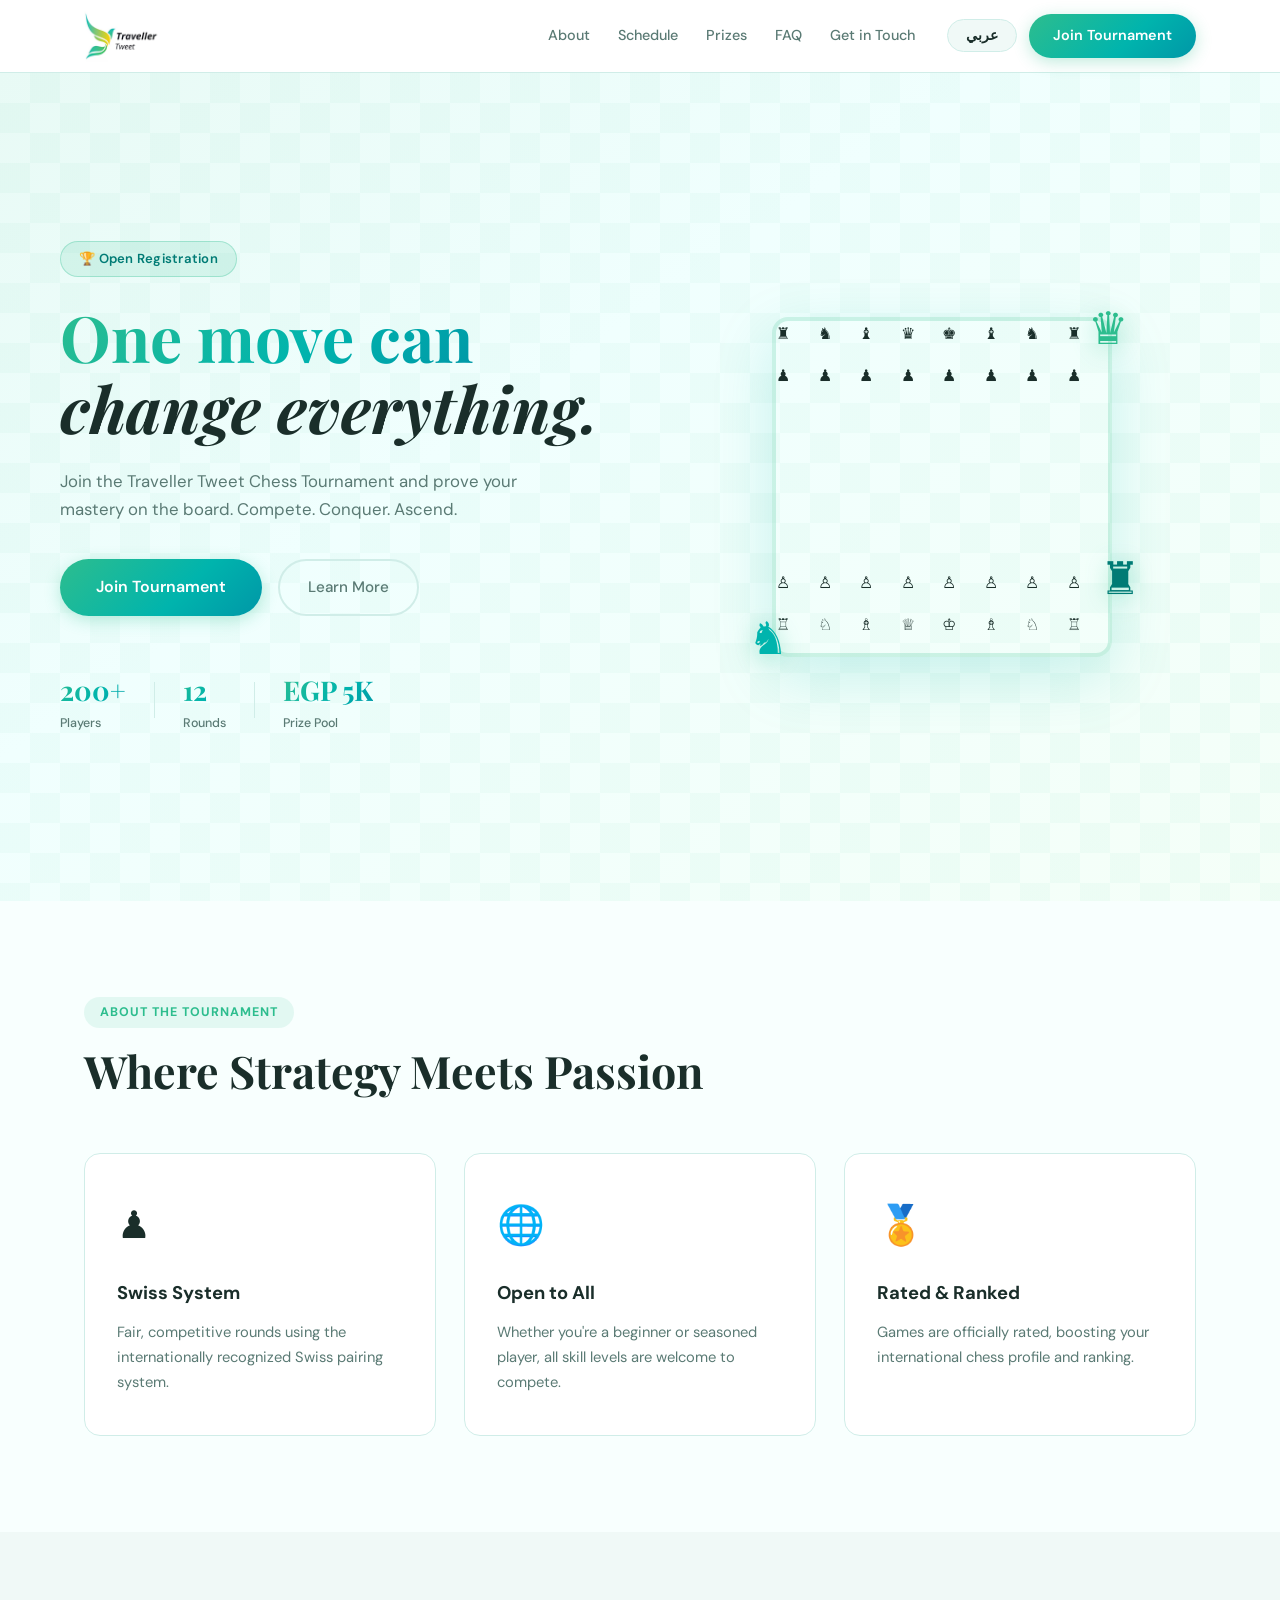
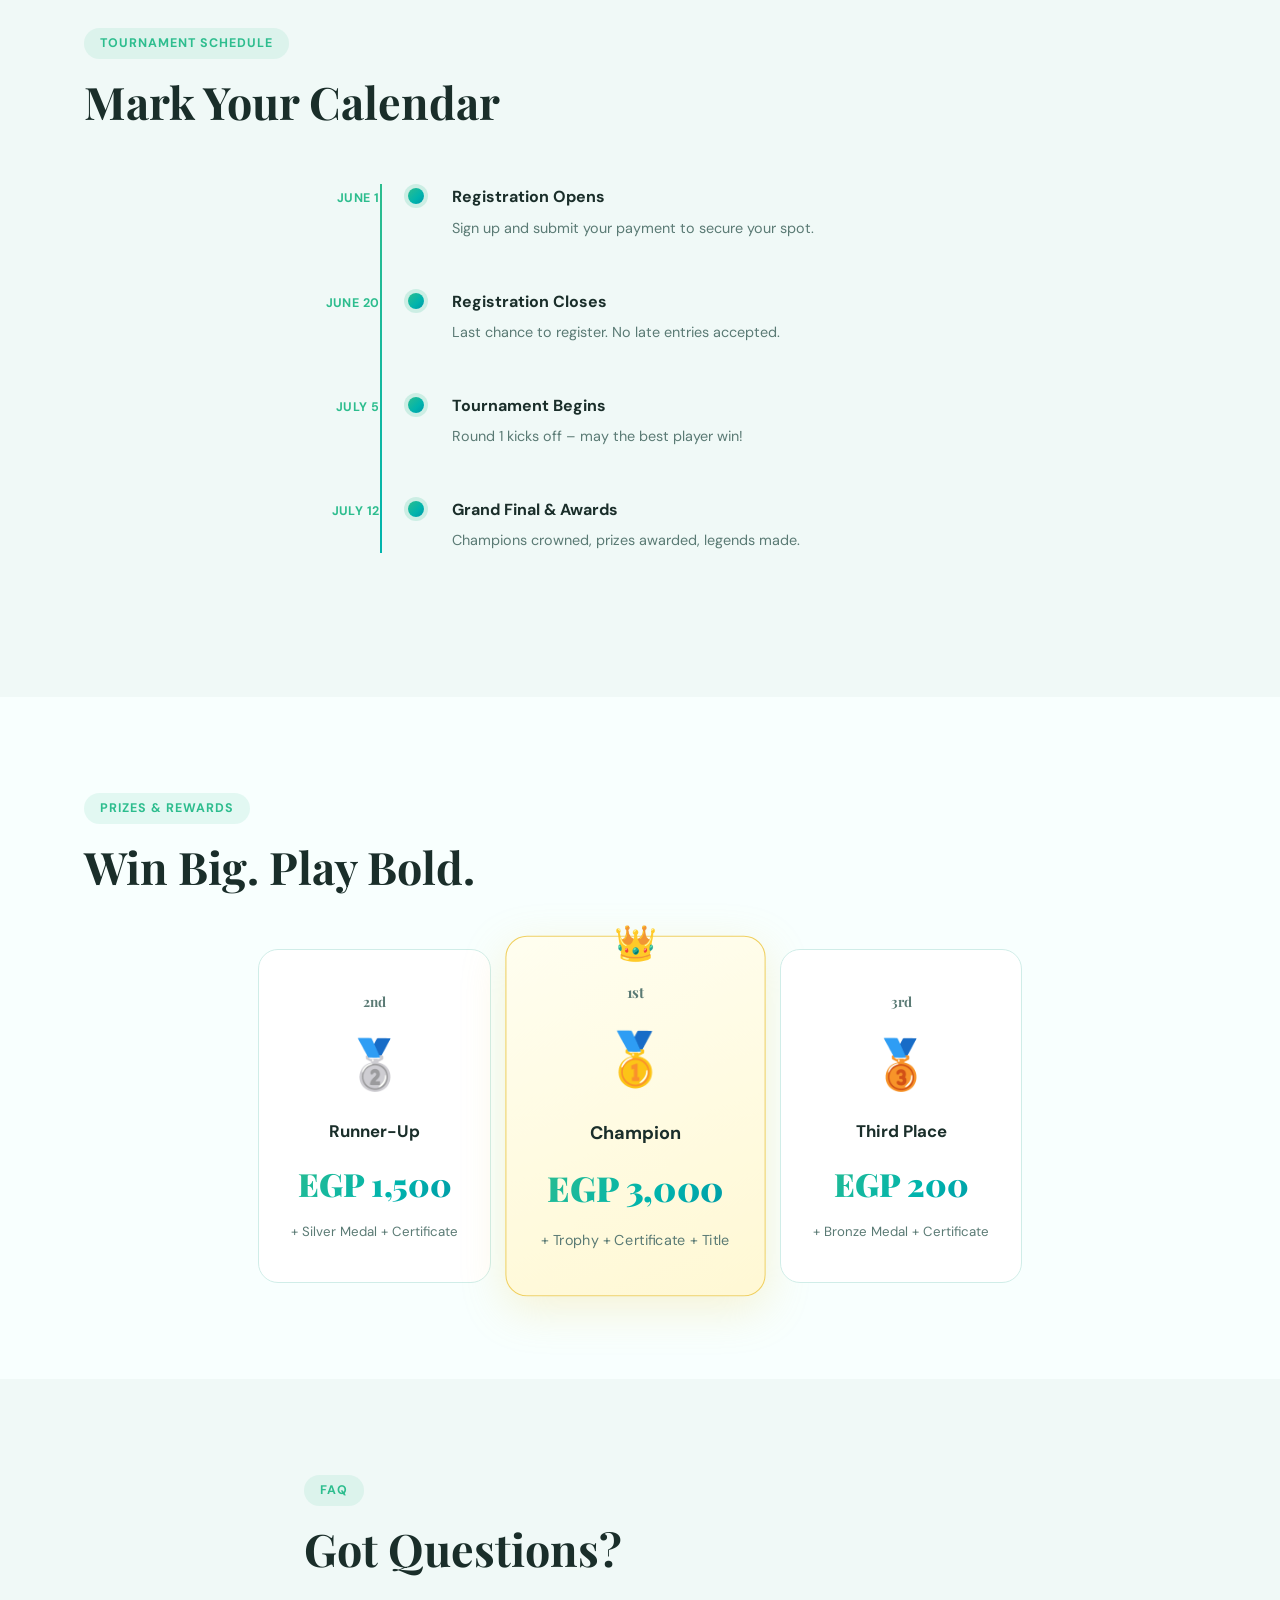
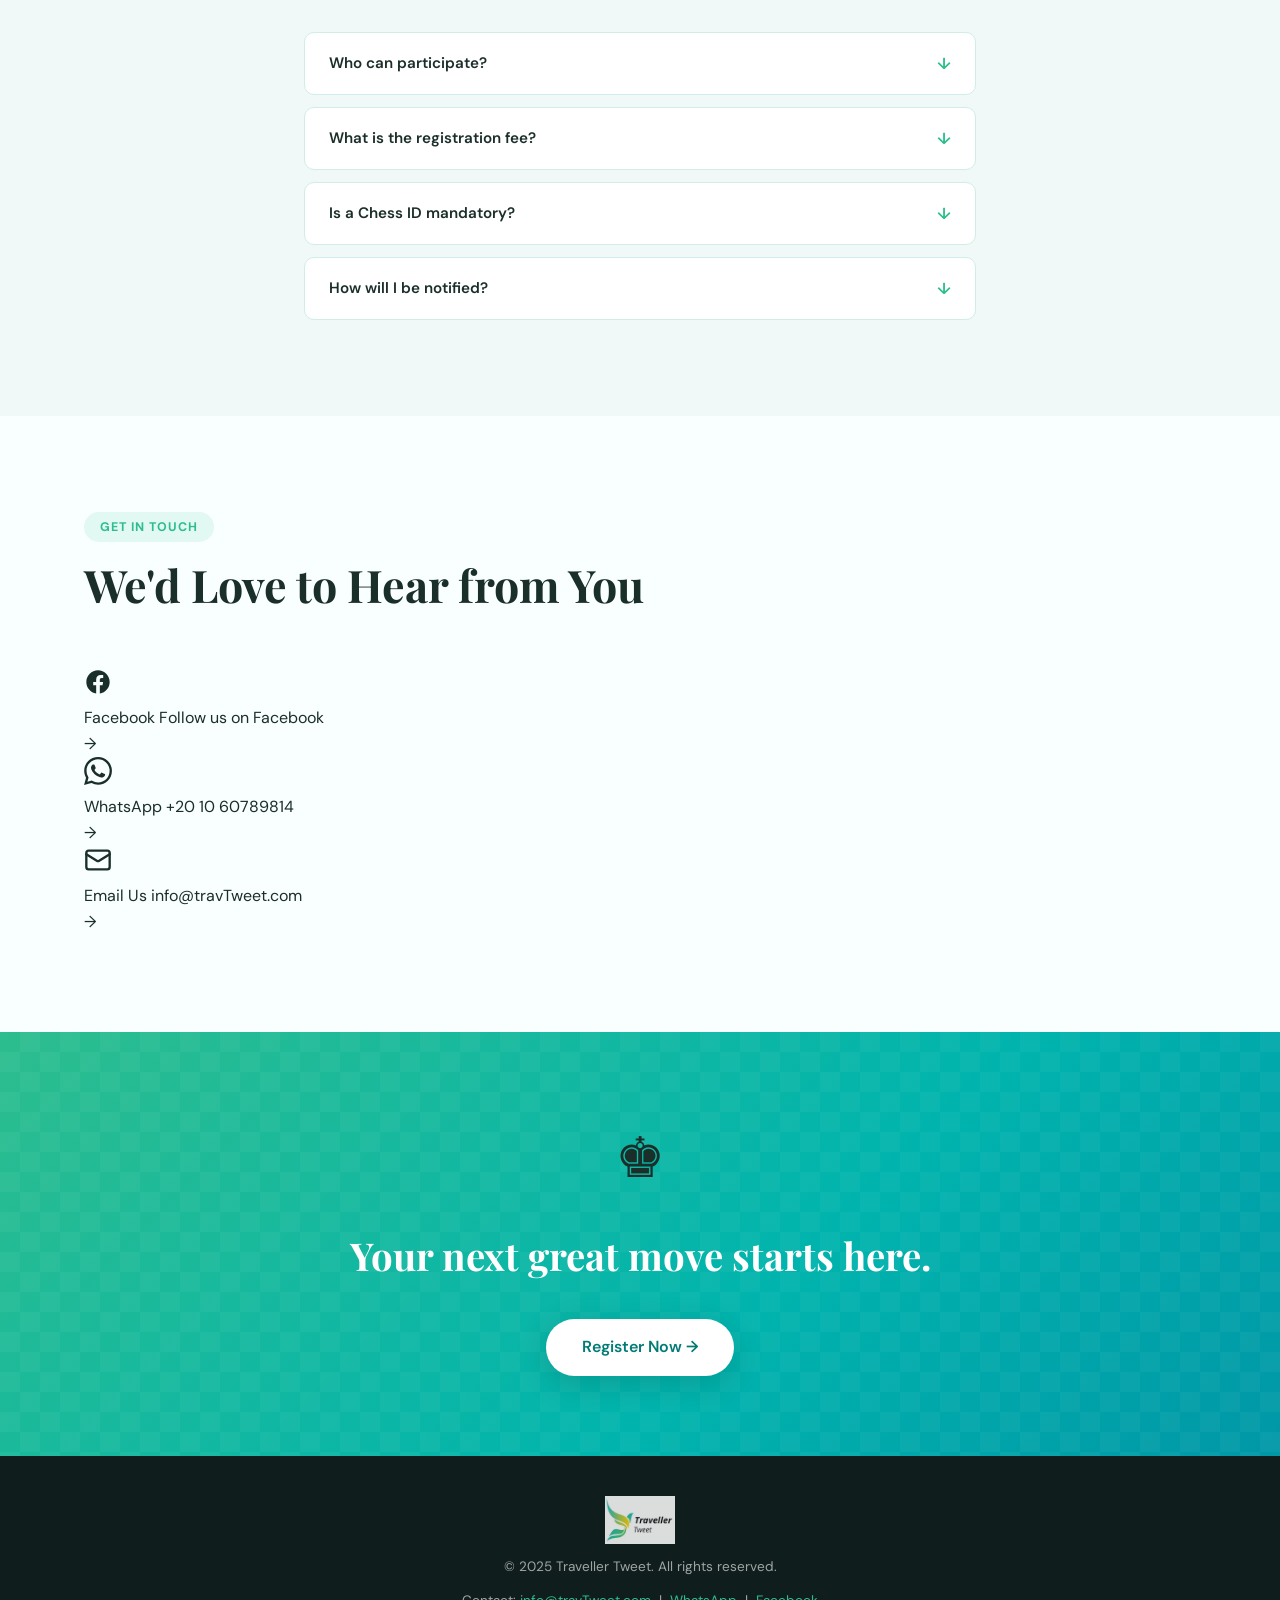
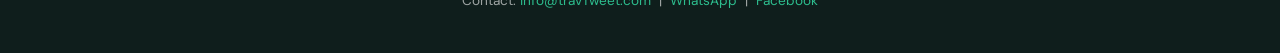
<file: index.html>
<!DOCTYPE html>
<html lang="en" dir="ltr">
<head>
  <meta charset="UTF-8" />
  <meta name="viewport" content="width=device-width, initial-scale=1.0"/>
  <title>Traveller Tweet – Chess Tournament</title>
  <link rel="stylesheet" href="style.css"/>
  <link href="https://fonts.googleapis.com/css2?family=Playfair+Display:wght@700;900&family=DM+Sans:wght@300;400;500;600&family=Cairo:wght@400;600;700;900&display=swap" rel="stylesheet"/>
</head>
<body class="fade-in">

  <!-- ===== HEADER ===== -->
  <header class="site-header">
    <div class="header-inner">
      <a href="index.html" class="logo-link">
        <img src="header-logo.jpg" alt="Traveller Tweet Logo" class="logo-img"/>
      </a>
      <nav class="main-nav">
        <a href="#about"    data-i18n="about">About</a>
        <a href="#schedule" data-i18n="schedule">Schedule</a>
        <a href="#prizes"   data-i18n="prizes">Prizes</a>
        <a href="#faq"      data-i18n="faq">FAQ</a>
        <a href="#contact"  data-i18n="contactLabel">Get in Touch</a>
      </nav>
      <div class="header-actions">
        <button class="lang-btn" id="langBtn" onclick="toggleLang()">عربي</button>
        <a href="join.html" class="btn-primary" data-i18n="joinTournament">Join Tournament</a>
      </div>
      <button class="hamburger" id="hamburger" onclick="toggleMenu()">
        <span></span><span></span><span></span>
      </button>
    </div>
    <div class="mobile-menu" id="mobileMenu">
      <a href="#about"    data-i18n="about">About</a>
      <a href="#schedule" data-i18n="schedule">Schedule</a>
      <a href="#prizes"   data-i18n="prizes">Prizes</a>
      <a href="#faq"      data-i18n="faq">FAQ</a>
      <a href="#contact"  data-i18n="contactLabel">Get in Touch</a>
      <a href="join.html" class="btn-primary mobile-cta" data-i18n="joinTournament">Join Tournament</a>
    </div>
  </header>

  <!-- ===== HERO ===== -->
  <section class="hero">
    <div class="chess-bg"></div>
    <div class="hero-content">
      <div class="hero-badge" data-i18n="heroBadge">🏆 Open Registration</div>
      <h1 class="hero-title">
        <span class="gradient-text" data-i18n="heroLine1">One move can</span><br/>
        <span class="hero-accent" data-i18n="heroLine2">change everything.</span>
      </h1>
      <p class="hero-sub" data-i18n="heroSub">
        Join the Traveller Tweet Chess Tournament and prove your mastery on the board. Compete. Conquer. Ascend.
      </p>
      <div class="hero-btns">
        <a href="join.html" class="btn-primary btn-lg" data-i18n="joinTournament">Join Tournament</a>
        <a href="#about" class="btn-ghost" data-i18n="learnMore">Learn More</a>
      </div>
      <!-- Stats rendered by script.js from siteData -->
      <div class="hero-stats" id="heroStats"></div>
    </div>
    <div class="hero-board">
      <div class="board-wrap">
        <div class="mini-board" id="miniBoard"></div>
        <div class="piece-float piece-1">♛</div>
        <div class="piece-float piece-2">♞</div>
        <div class="piece-float piece-3">♜</div>
      </div>
    </div>
  </section>

  <!-- ===== ABOUT ===== -->
  <section class="about section" id="about">
    <div class="container">
      <div class="section-label" data-i18n="aboutLabel">About the Tournament</div>
      <h2 data-i18n="aboutTitle">Where Strategy Meets Passion</h2>
      <div class="about-grid">
        <div class="about-card">
          <div class="about-icon">♟</div>
          <h3 data-i18n="card1Title">Swiss System</h3>
          <p data-i18n="card1Desc">Fair, competitive rounds using the internationally recognized Swiss pairing system.</p>
        </div>
        <div class="about-card">
          <div class="about-icon">🌐</div>
          <h3 data-i18n="card2Title">Open to All</h3>
          <p data-i18n="card2Desc">Whether you're a beginner or seasoned player, all skill levels are welcome to compete.</p>
        </div>
        <div class="about-card">
          <div class="about-icon">🏅</div>
          <h3 data-i18n="card3Title">Rated & Ranked</h3>
          <p data-i18n="card3Desc">Games are officially rated, boosting your international chess profile and ranking.</p>
        </div>
      </div>
    </div>
  </section>

  <!-- ===== SCHEDULE ===== -->
  <section class="schedule section alt-bg" id="schedule">
    <div class="container">
      <div class="section-label" data-i18n="scheduleLabel">Tournament Schedule</div>
      <h2 data-i18n="scheduleTitle">Mark Your Calendar</h2>
      <!-- Rendered by script.js from siteData.schedule -->
      <div class="timeline" id="timelineList"></div>
    </div>
  </section>

  <!-- ===== PRIZES ===== -->
  <section class="prizes section" id="prizes">
    <div class="container">
      <div class="section-label" data-i18n="prizesLabel">Prizes & Rewards</div>
      <h2 data-i18n="prizesTitle">Win Big. Play Bold.</h2>
      <!-- Rendered by script.js from siteData.prizes -->
      <div class="prizes-grid" id="prizesGrid"></div>
    </div>
  </section>

  <!-- ===== FAQ ===== -->
  <section class="faq section alt-bg" id="faq">
    <div class="container faq-container">
      <div class="section-label" data-i18n="faqLabel">FAQ</div>
      <h2 data-i18n="faqTitle">Got Questions?</h2>
      <!-- Rendered by script.js from siteData.faq -->
      <div class="faq-list" id="faqList"></div>
    </div>
  </section>

  <!-- ===== CONTACT ===== -->
  <section class="contact-section section" id="contact">
    <div class="container">
      <div class="section-label" data-i18n="contactLabel">Get in Touch</div>
      <h2 data-i18n="contactTitle">We'd Love to Hear from You</h2>
      <div class="contact-grid">

        <!-- Facebook -->
        <a href="https://www.facebook.com/traveller.tweet"
           target="_blank" rel="noopener noreferrer"
           class="contact-card contact-fb">
          <div class="contact-icon">
            <svg xmlns="http://www.w3.org/2000/svg" viewBox="0 0 24 24" fill="currentColor" width="28" height="28">
              <path d="M22 12c0-5.523-4.477-10-10-10S2 6.477 2 12c0 4.991 3.657 9.128 8.438 9.878v-6.987H7.898V12h2.54V9.797c0-2.506 1.492-3.89 3.777-3.89 1.094 0 2.238.195 2.238.195v2.46h-1.26c-1.243 0-1.63.771-1.63 1.562V12h2.773l-.443 2.89h-2.33v6.988C18.343 21.128 22 16.991 22 12z"/>
            </svg>
          </div>
          <div class="contact-text">
            <span class="contact-platform">Facebook</span>
            <span class="contact-handle" data-i18n="findFacebook">Follow us on Facebook</span>
          </div>
          <span class="contact-arrow">→</span>
        </a>

        <!-- WhatsApp -->
        <a href="https://wa.me/201060789814"
           target="_blank" rel="noopener noreferrer"
           class="contact-card contact-wa">
          <div class="contact-icon">
            <svg xmlns="http://www.w3.org/2000/svg" viewBox="0 0 24 24" fill="currentColor" width="28" height="28">
              <path d="M17.472 14.382c-.297-.149-1.758-.867-2.03-.967-.273-.099-.471-.148-.67.15-.197.297-.767.966-.94 1.164-.173.199-.347.223-.644.075-.297-.15-1.255-.463-2.39-1.475-.883-.788-1.48-1.761-1.653-2.059-.173-.297-.018-.458.13-.606.134-.133.298-.347.446-.52.149-.174.198-.298.298-.497.099-.198.05-.371-.025-.52-.075-.149-.669-1.612-.916-2.207-.242-.579-.487-.5-.669-.51-.173-.008-.371-.01-.57-.01-.198 0-.52.074-.792.372-.272.297-1.04 1.016-1.04 2.479 0 1.462 1.065 2.875 1.213 3.074.149.198 2.096 3.2 5.077 4.487.709.306 1.262.489 1.694.625.712.227 1.36.195 1.871.118.571-.085 1.758-.719 2.006-1.413.248-.694.248-1.289.173-1.413-.074-.124-.272-.198-.57-.347m-5.421 7.403h-.004a9.87 9.87 0 01-5.031-1.378l-.361-.214-3.741.982.998-3.648-.235-.374a9.86 9.86 0 01-1.51-5.26c.001-5.45 4.436-9.884 9.888-9.884 2.64 0 5.122 1.03 6.988 2.898a9.825 9.825 0 012.893 6.994c-.003 5.45-4.437 9.884-9.885 9.884m8.413-18.297A11.815 11.815 0 0012.05 0C5.495 0 .16 5.335.157 11.892c0 2.096.547 4.142 1.588 5.945L.057 24l6.305-1.654a11.882 11.882 0 005.683 1.448h.005c6.554 0 11.89-5.335 11.893-11.893a11.821 11.821 0 00-3.48-8.413Z"/>
            </svg>
          </div>
          <div class="contact-text">
            <span class="contact-platform">WhatsApp</span>
            <span class="contact-handle">+20 10 60789814</span>
          </div>
          <span class="contact-arrow">→</span>
        </a>

        <!-- Email -->
        <a href="mailto:info@travTweet.com" class="contact-card contact-email">
          <div class="contact-icon">
            <svg xmlns="http://www.w3.org/2000/svg" viewBox="0 0 24 24" fill="none" stroke="currentColor" stroke-width="2" stroke-linecap="round" stroke-linejoin="round" width="28" height="28">
              <rect x="2" y="4" width="20" height="16" rx="2"/>
              <path d="m22 7-8.97 5.7a1.94 1.94 0 0 1-2.06 0L2 7"/>
            </svg>
          </div>
          <div class="contact-text">
            <span class="contact-platform" data-i18n="emailUs">Email Us</span>
            <span class="contact-handle">info@travTweet.com</span>
          </div>
          <span class="contact-arrow">→</span>
        </a>

      </div>
    </div>
  </section>

  <!-- ===== CTA BANNER ===== -->
  <section class="cta-banner">
    <div class="container cta-inner">
      <div class="cta-chess-piece">♚</div>
      <h2 data-i18n="ctaTitle">Your next great move starts here.</h2>
      <a href="join.html" class="btn-primary btn-lg" data-i18n="registerNow">Register Now →</a>
    </div>
  </section>

  <!-- ===== FOOTER ===== -->
  <footer class="site-footer">
    <div class="container footer-inner">
      <img src="header-logo.jpg" alt="Traveller Tweet" class="footer-logo"/>
      <p data-i18n="copyright">© 2025 Traveller Tweet. All rights reserved.</p>
      <p class="footer-contact">
        <span data-i18n="contact">Contact:</span>
        <a href="mailto:info@travTweet.com">info@travTweet.com</a>
        &nbsp;|&nbsp;
        <a href="https://wa.me/201060789814" target="_blank" rel="noopener">WhatsApp</a>
        &nbsp;|&nbsp;
        <a href="https://www.facebook.com/traveller.tweet" target="_blank" rel="noopener">Facebook</a>
      </p>
    </div>
  </footer>

  <!-- ES module so we can use import/export in script.js -->
  <script type="module" src="script.js"></script>

</body>
</html>
</file>
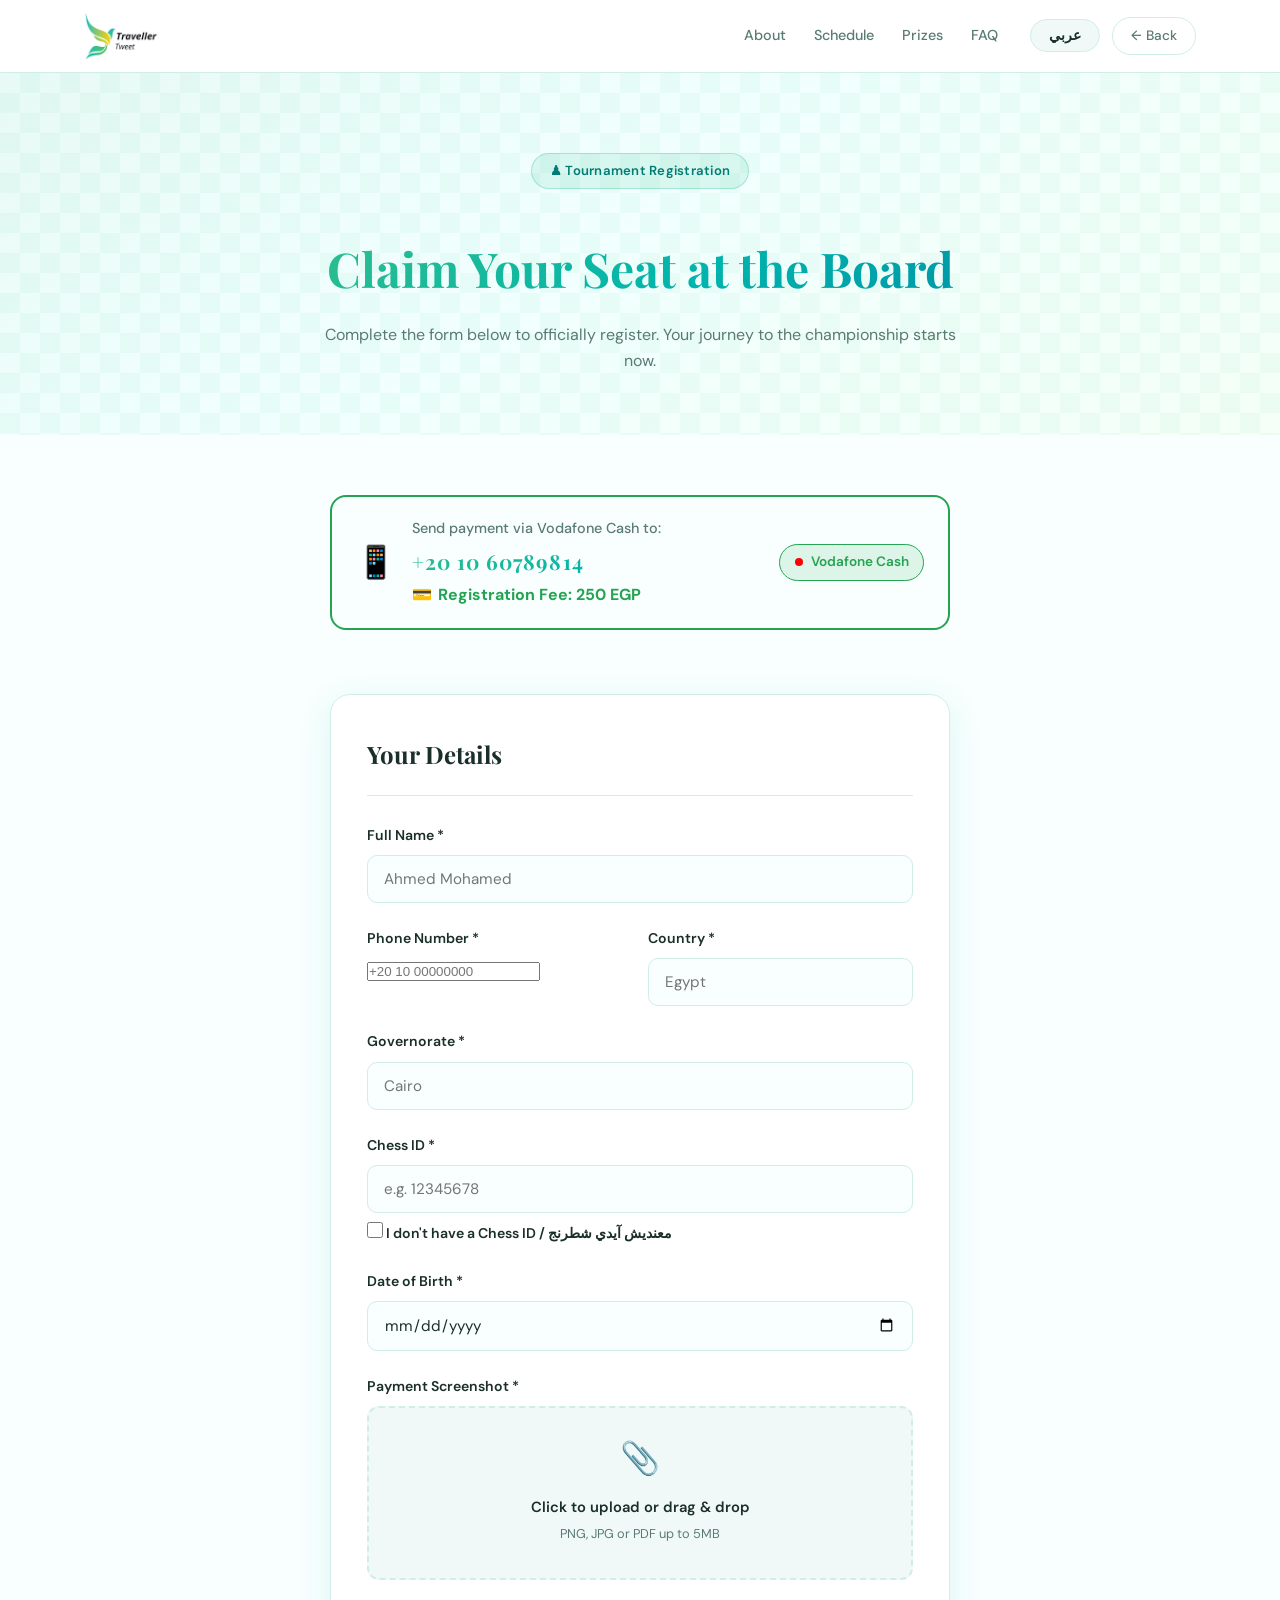
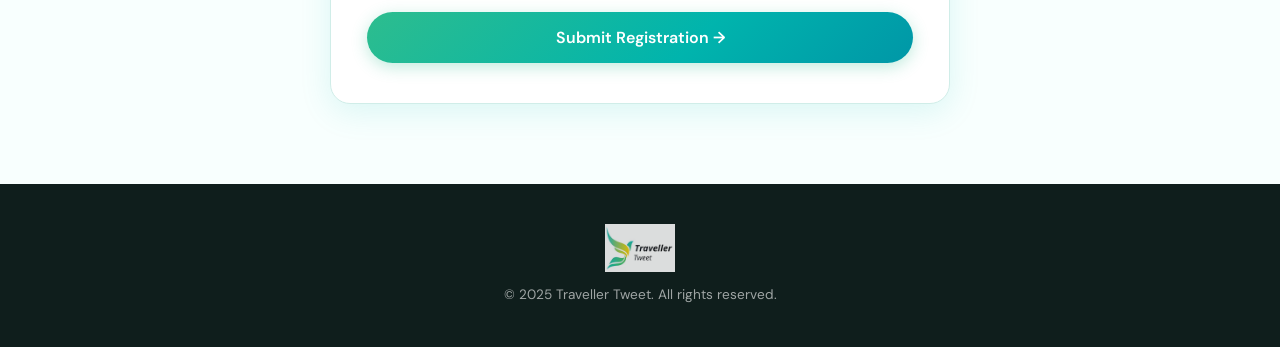
<file: join.html>
<!DOCTYPE html>
<html lang="en" dir="ltr">
<head>
  <meta charset="UTF-8"/>
  <meta name="viewport" content="width=device-width, initial-scale=1.0"/>
  <title>Join Tournament – Traveller Tweet</title>
  <link rel="stylesheet" href="style.css"/>
  <link href="https://fonts.googleapis.com/css2?family=Playfair+Display:wght@700;900&family=DM+Sans:wght@300;400;500;600&family=Cairo:wght@400;600;700;900&display=swap" rel="stylesheet"/>

  <style>
    /* ── Payment Box ─────────────────────────────────────────────── */
    .payment-box {
      display: flex;
      align-items: center;
      gap: 1rem;
      background: transparent;
      border: 2px solid #25a352;
      border-radius: 16px;
      padding: 1.25rem 1.5rem;
      margin-bottom: 2rem;
      flex-wrap: wrap;
      width: 100%;
      box-sizing: border-box;
    }
    .payment-icon { font-size: 2rem; flex-shrink: 0; }
    .payment-info { flex: 1 1 auto; min-width: 0; }
    .payment-label {
      margin: 0 0 .2rem;
      color: var(--text-muted, #888);
      font-size: .9rem;
    }
    .payment-number {
      margin: 0 0 .25rem;
      color: var(--text, #fff);
      font-size: 1.3rem;
      font-weight: 700;
      letter-spacing: .05em;
    }
    .payment-fee {
      margin: 0;
      color: #25a352;
      font-size: 1rem;
      font-weight: 700;
      display: flex;
      align-items: center;
      gap: .35rem;
    }
    .payment-fee::before { content: "💳"; }
    .payment-badge {
      display: flex;
      align-items: center;
      gap: .5rem;
      background: rgba(37,163,82,.12);
      border: 1px solid #25a352;
      border-radius: 50px;
      padding: .4rem .9rem;
      color: #25a352;
      font-size: .85rem;
      font-weight: 600;
      flex-shrink: 0;
      white-space: nowrap;
    }
    .vf-dot {
      width: 8px; height: 8px;
      background: #ff0000;
      border-radius: 50%;
      display: inline-block;
    }

    /* ── Two-column row ──────────────────────────────────────────── */
    .form-row-2 {
      display: grid;
      grid-template-columns: 1fr 1fr;
      gap: 1rem;
    }
    @media (max-width: 540px) { .form-row-2 { grid-template-columns: 1fr; } }

    /* ── Chess ID / no-ID toggle ─────────────────────────────────── */
    .no-id-check {
      display: flex;
      align-items: center;
      gap: .5rem;
      margin-top: .6rem;
      cursor: pointer;
      font-size: .88rem;
      color: var(--text-muted, #888);
      user-select: none;
    }
    .no-id-check input[type="checkbox"] {
      width: 16px; height: 16px;
      accent-color: var(--accent, #e8c96b);
      cursor: pointer;
    }
    #idCardGroup { display: none; }

    /* ── Upload area ─────────────────────────────────────────────── */
    .upload-area {
      border: 2px dashed var(--border, #333);
      border-radius: 12px;
      padding: 1.5rem;
      text-align: center;
      cursor: pointer;
      transition: border-color .2s, background .2s;
    }
    .upload-area:hover,
    .upload-area.drag-over { border-color: var(--accent, #e8c96b); background: rgba(232,201,107,.05); }
    .upload-area.has-file  { border-color: #2ecc71; }

    /* ── Success card animation ──────────────────────────────────── */
    @keyframes cardFadeUp {
      from { opacity: 0; transform: translateY(40px) scale(.96); }
      to   { opacity: 1; transform: translateY(0)   scale(1);   }
    }
    @keyframes checkDraw {
      from { stroke-dashoffset: 100; }
      to   { stroke-dashoffset: 0;   }
    }
    .success-card {
      display: none;
      flex-direction: column;
      align-items: center;
      text-align: center;
      gap: 1.2rem;
      padding: 3rem 2rem;
    }
    .success-card.visible {
      animation: cardFadeUp .55s cubic-bezier(.22,1,.36,1) both;
    }
    .success-check-wrap {
      width: 90px; height: 90px;
      background: linear-gradient(135deg, #1a7a3c, #25a352);
      border-radius: 50%;
      display: flex; align-items: center; justify-content: center;
      box-shadow: 0 8px 32px rgba(37,163,82,.35);
    }
    .success-check-wrap svg { width: 48px; height: 48px; }
    .success-check-wrap svg polyline {
      stroke: #fff;
      stroke-width: 5;
      stroke-linecap: round;
      stroke-linejoin: round;
      fill: none;
      stroke-dasharray: 100;
      stroke-dashoffset: 100;
    }
    .success-card.visible .success-check-wrap svg polyline {
      animation: checkDraw .6s .45s ease forwards;
    }
  </style>
</head>
<body class="fade-in join-page">

  <!-- HEADER -->
  <header class="site-header">
    <div class="header-inner">
      <a href="index.html" class="logo-link">
        <img src="header-logo.jpg" alt="Traveller Tweet Logo" class="logo-img"/>
      </a>
      <nav class="main-nav">
        <a href="index.html#about"    data-i18n="about">About</a>
        <a href="index.html#schedule" data-i18n="schedule">Schedule</a>
        <a href="index.html#prizes"   data-i18n="prizes">Prizes</a>
        <a href="index.html#faq"      data-i18n="faq">FAQ</a>
      </nav>
      <div class="header-actions">
        <button class="lang-btn" id="langBtn" onclick="toggleLang()">عربي</button>
        <a href="index.html" class="btn-ghost-sm" data-i18n="back">← Back</a>
      </div>
      <button class="hamburger" id="hamburger" onclick="toggleMenu()">
        <span></span><span></span><span></span>
      </button>
    </div>
    <div class="mobile-menu" id="mobileMenu">
      <a href="index.html#about"    data-i18n="about">About</a>
      <a href="index.html#schedule" data-i18n="schedule">Schedule</a>
      <a href="index.html#prizes"   data-i18n="prizes">Prizes</a>
      <a href="index.html"          data-i18n="backHome">← Home</a>
    </div>
  </header>

  <!-- JOIN HERO -->
  <div class="join-hero">
    <div class="chess-bg-light"></div>
    <div class="join-hero-content">
      <div class="hero-badge" data-i18n="joinBadge">♟ Tournament Registration</div>
      <h1 data-i18n="joinTitle">Claim Your Seat at the Board</h1>
      <p data-i18n="joinSub">Complete the form below to officially register. Your journey to the championship starts now.</p>
    </div>
  </div>

  <!-- FORM SECTION -->
  <section class="form-section">
    <div class="form-container">

      <!-- ══ Payment Box ══════════════════════════════════════════ -->
      <div class="payment-box">
        <div class="payment-icon">📱</div>
        <div class="payment-info">
          <p class="payment-label"  data-i18n="paymentLabel">Send payment via Vodafone Cash to:</p>
          <p class="payment-number" dir="ltr">+20 10 60789814</p>
          <p class="payment-fee"    data-i18n="paymentFee">Registration Fee: 250 EGP</p>
        </div>
        <div class="payment-badge">
          <span class="vf-dot"></span>
          <span data-i18n="vodafoneCash">Vodafone Cash</span>
        </div>
      </div>

      <!-- ══ Registration Form ════════════════════════════════════ -->
      <div class="reg-form" id="regForm">
        <h2 data-i18n="yourDetails">Your Details</h2>

        <!-- Full Name -->
        <div class="form-group">
          <label for="fullName" data-i18n="fullName">Full Name *</label>
          <input type="text" id="fullName" name="fullName"
                 data-i18n-placeholder="namePlaceholder"
                 placeholder="Ahmed Mohamed" required/>
          <span class="err-msg" id="nameErr" data-i18n="nameErr">Full name is required.</span>
        </div>

        <!-- Phone + Country -->
        <div class="form-row-2">
          <div class="form-group">
            <label for="phone" data-i18n="phone">Phone Number *</label>
            <input type="tel" id="phone" name="phone"
                   data-i18n-placeholder="phonePlaceholder"
                   placeholder="+20 10 00000000" required/>
            <span class="err-msg" id="phoneErr" data-i18n="phoneErr">Phone number is required.</span>
          </div>
          <div class="form-group">
            <label for="country" data-i18n="country">Country *</label>
            <input type="text" id="country" name="country"
                   data-i18n-placeholder="countryPlaceholder"
                   placeholder="Egypt" required/>
            <span class="err-msg" id="countryErr" data-i18n="countryErr">Country is required.</span>
          </div>
        </div>

        <!-- Governorate -->
        <div class="form-group">
          <label for="gov" data-i18n="governorate">Governorate *</label>
          <input type="text" id="gov" name="gov"
                 data-i18n-placeholder="governoratePlaceholder"
                 placeholder="Cairo" required/>
          <span class="err-msg" id="govErr" data-i18n="governorateErr">Governorate is required.</span>
        </div>

        <!-- Chess ID (required by default) -->
        <div class="form-group" id="chessIdGroup">
          <label for="chessId" data-i18n="chessIdLabel">Chess ID *</label>
          <input type="text" id="chessId" name="chessId"
                 data-i18n-placeholder="chessIdPlaceholder"
                 placeholder="e.g. 12345678"/>
          <span class="err-msg" id="chessIdErr" data-i18n="chessIdErr">Chess ID is required.</span>

          <!-- No-ID checkbox -->
          <label class="no-id-check">
            <input type="checkbox" id="noIdCheck" onchange="toggleChessId()"/>
            <span data-i18n="noIdLabel">I don't have a Chess ID / معنديش آيدي شطرنج</span>
          </label>
        </div>

        <!-- ID Card / Birth Certificate (shown only if no Chess ID) -->
        <div class="form-group" id="idCardGroup">
          <label data-i18n="idCardLabel">National ID or Birth Certificate *</label>
          <p style="font-size:.8rem;color:var(--text-muted,#888);margin:.2rem 0 .6rem"
             data-i18n="idCardSub">الرقم القومي أو شهادة الميلاد</p>
          <div class="upload-area" id="idCardArea"
               onclick="document.getElementById('idCardFile').click()">
            <div class="upload-icon">🪪</div>
            <p class="upload-text" data-i18n="uploadText">Click to upload or drag & drop</p>
            <p class="upload-sub"  data-i18n="uploadSub">PNG, JPG or PDF up to 5MB</p>
            <p class="file-name"   id="idCardFileName"></p>
          </div>
          <input type="file" id="idCardFile" name="idCardFile" accept="image/*,.pdf"
                 style="display:none" onchange="handleIdFile(this)"/>
          <span class="err-msg" id="idCardErr" data-i18n="idCardErr">National ID / Birth Certificate is required.</span>
        </div>

        <!-- Date of Birth -->
        <div class="form-group">
          <label for="dob" data-i18n="dob">Date of Birth *</label>
          <input type="date" id="dob" name="dob" required/>
          <span class="err-msg" id="dobErr" data-i18n="dobErr">Date of birth is required.</span>
        </div>

        <!-- Payment Screenshot -->
        <div class="form-group">
          <label data-i18n="paymentShot">Payment Screenshot *</label>
          <div class="upload-area" id="uploadArea"
               onclick="document.getElementById('paymentFile').click()">
            <div class="upload-icon">📎</div>
            <p class="upload-text" data-i18n="uploadText">Click to upload or drag & drop</p>
            <p class="upload-sub"  data-i18n="uploadSub">PNG, JPG or PDF up to 5MB</p>
            <p class="file-name"   id="fileName"></p>
          </div>
          <input type="file" id="paymentFile" name="paymentFile" accept="image/*,.pdf"
                 style="display:none" onchange="handleFile(this)"/>
          <span class="err-msg" id="fileErr" data-i18n="fileErr">Payment screenshot is required.</span>
        </div>

        <!-- Submit Button -->
        <button class="btn-primary btn-lg btn-submit" id="submitBtn"
                onclick="submitForm(event)" data-i18n="submitBtn">
          Submit Registration →
        </button>

        <p id="statusMsg" style="display:none; margin-top:1rem; font-weight:600;
           text-align:center; color:var(--green, #2ecc71);"></p>
      </div>

      <!-- ══ Success Card ═════════════════════════════════════════ -->
      <div class="success-card" id="successCard">
        <div class="success-check-wrap">
          <svg viewBox="0 0 52 52" xmlns="http://www.w3.org/2000/svg">
            <polyline points="12,26 22,36 40,18"/>
          </svg>
        </div>
        <h2 data-i18n="successTitle">You're Registered!</h2>
        <p  data-i18n="successMsg">We've received your application. You'll be contacted shortly with confirmation details. Good luck!</p>
        <a href="index.html" class="btn-primary" data-i18n="backToHome">Back to Home</a>
      </div>

    </div>
  </section>

  <!-- FOOTER -->
  <footer class="site-footer">
    <div class="container footer-inner">
      <img src="header-logo.jpg" alt="Traveller Tweet" class="footer-logo"/>
      <p data-i18n="copyright">© 2025 Traveller Tweet. All rights reserved.</p>
    </div>
  </footer>

  <script type="module" src="script.js"></script>

  <script>
  // ════════════════════════════════════════════════════════════════
  //  TRAVELLER TWEET – Join Form Script
  //  اتعدل بالكامل – متزامن مع Code.gs والـ HTML fields
  // ════════════════════════════════════════════════════════════════

  // ── ① Google Apps Script Web App URL ─────────────────────────
  //     بعد ما تـdeploy الـ Code.gs كـ Web App، الصق الـ URL هنا
  //     (Deploy → New deployment → Web app → Execute as: Me → Anyone)
  const GOOGLE_SCRIPT_URL = "https://script.google.com/macros/s/AKfycbyjuhIHa7DXfwyUAOc38kxGvyM8yuhFLUXYgYT_--omfvnxO2zBa0gzOTQ9XEmPZz9j/exec";   // ← الصق الـ URL هنا

  // ── ② صوت النجاح ──────────────────────────────────────────────
  //     ضع رابط ملف الـ MP3 بتاعك هنا بين علامتي الاقتباس
  //     مثال: "https://yoursite.com/sounds/success.mp3"
  //     أو مسار محلي: "sounds/success.mp3"
  // ── صوت النجاح – ملف محلي جنب الـ HTML بالظبط ─────────────
  const SUCCESS_SOUND_URL = "success.mp3";

  // ── ③ i18n strings ────────────────────────────────────────────
  const i18n = {
    en: {
      about:                  "About",
      schedule:               "Schedule",
      prizes:                 "Prizes",
      faq:                    "FAQ",
      back:                   "← Back",
      backHome:               "← Home",
      joinBadge:              "♟ Tournament Registration",
      joinTitle:              "Claim Your Seat at the Board",
      joinSub:                "Complete the form below to officially register. Your journey to the championship starts now.",
      paymentLabel:           "Send payment via Vodafone Cash to:",
      paymentFee:             "Registration Fee: 250 EGP",
      vodafoneCash:           "Vodafone Cash",
      yourDetails:            "Your Details",
      fullName:               "Full Name *",
      namePlaceholder:        "Ahmed Mohamed",
      phone:                  "Phone Number *",
      phonePlaceholder:       "+20 10 00000000",
      country:                "Country *",
      countryPlaceholder:     "Egypt",
      governorate:            "Governorate *",
      governoratePlaceholder: "Cairo",
      chessIdLabel:           "Chess ID *",
      chessIdPlaceholder:     "e.g. 12345678",
      noIdLabel:              "I don't have a Chess ID / معنديش آيدي شطرنج",
      idCardLabel:            "National ID or Birth Certificate *",
      idCardSub:              "الرقم القومي أو شهادة الميلاد",
      dob:                    "Date of Birth *",
      paymentShot:            "Payment Screenshot *",
      uploadText:             "Click to upload or drag & drop",
      uploadSub:              "PNG, JPG or PDF up to 5MB",
      submitBtn:              "Submit Registration →",
      nameErr:                "Full name is required.",
      phoneErr:               "Phone number is required.",
      countryErr:             "Country is required.",
      governorateErr:         "Governorate is required.",
      chessIdErr:             "Chess ID is required.",
      idCardErr:              "National ID / Birth Certificate is required.",
      dobErr:                 "Date of birth is required.",
      fileErr:                "Payment screenshot is required.",
      successTitle:           "You're Registered!",
      successMsg:             "We've received your application. You'll be contacted shortly with confirmation details. Good luck!",
      backToHome:             "Back to Home",
      copyright:              "© 2025 Traveller Tweet. All rights reserved.",
      sending:                "Sending… please wait",
      errorGeneric:           "Something went wrong. Please try again.",
    },
    ar: {
      about:                  "عن البطولة",
      schedule:               "الجدول",
      prizes:                 "الجوائز",
      faq:                    "الأسئلة الشائعة",
      back:                   "→ رجوع",
      backHome:               "→ الرئيسية",
      joinBadge:              "♟ تسجيل البطولة",
      joinTitle:              "احجز مقعدك على الرقعة",
      joinSub:                "أكمل النموذج التالي للتسجيل الرسمي. رحلتك نحو البطولة تبدأ الآن.",
      paymentLabel:           "أرسل الدفع عبر فودافون كاش إلى:",
      paymentFee:             "رسوم الاشتراك: 250 جنيه مصري",
      vodafoneCash:           "فودافون كاش",
      yourDetails:            "بياناتك",
      fullName:               "الاسم الكامل *",
      namePlaceholder:        "أحمد محمد",
      phone:                  "رقم الموبايل *",
      phonePlaceholder:       "+20 10 00000000",
      country:                "الدولة *",
      countryPlaceholder:     "مصر",
      governorate:            "المحافظة *",
      governoratePlaceholder: "القاهرة",
      chessIdLabel:           "Chess ID *",
      chessIdPlaceholder:     "مثال: 12345678",
      noIdLabel:              "I don't have a Chess ID / معنديش آيدي شطرنج",
      idCardLabel:            "الرقم القومي أو شهادة الميلاد *",
      idCardSub:              "National ID or Birth Certificate",
      dob:                    "تاريخ الميلاد *",
      paymentShot:            "سكرين شوت الدفع *",
      uploadText:             "انقر للرفع أو اسحب الملف هنا",
      uploadSub:              "PNG أو JPG أو PDF حتى 5 ميجا",
      submitBtn:              "إرسال التسجيل ←",
      nameErr:                "الاسم الكامل مطلوب.",
      phoneErr:               "رقم الموبايل مطلوب.",
      countryErr:             "الدولة مطلوبة.",
      governorateErr:         "المحافظة مطلوبة.",
      chessIdErr:             "Chess ID مطلوب.",
      idCardErr:              "الرقم القومي أو شهادة الميلاد مطلوبة.",
      dobErr:                 "تاريخ الميلاد مطلوب.",
      fileErr:                "سكرين شوت الدفع مطلوب.",
      successTitle:           "تم تسجيلك!",
      successMsg:             "استلمنا طلبك وبياناتك بنجاح. سيتم التواصل معك قريباً. حظاً موفقاً!",
      backToHome:             "العودة للرئيسية",
      copyright:              "© 2025 Traveller Tweet. جميع الحقوق محفوظة.",
      sending:                "جاري الإرسال… يرجى الانتظار",
      errorGeneric:           "حدث خطأ، يرجى المحاولة مرة أخرى.",
    }
  };

  let currentLang = localStorage.getItem("lang") || "en";

  // ── ④ تطبيق اللغة ─────────────────────────────────────────────
  function applyLang(lang) {
    currentLang = lang;
    localStorage.setItem("lang", lang);
    const isAr = lang === "ar";
    document.documentElement.lang = lang;
    document.documentElement.dir  = isAr ? "rtl" : "ltr";
    document.body.style.fontFamily = isAr ? "'Cairo', sans-serif" : "'DM Sans', sans-serif";

    document.querySelectorAll("[data-i18n]").forEach(el => {
      const key = el.getAttribute("data-i18n");
      if (i18n[lang][key] !== undefined) el.textContent = i18n[lang][key];
    });
    document.querySelectorAll("[data-i18n-placeholder]").forEach(el => {
      const key = el.getAttribute("data-i18n-placeholder");
      if (i18n[lang][key] !== undefined) el.placeholder = i18n[lang][key];
    });
    document.getElementById("langBtn").textContent = isAr ? "English" : "عربي";
  }

  function toggleLang() { applyLang(currentLang === "en" ? "ar" : "en"); }

  applyLang(currentLang);

  // ── ⑤ Chess ID / no-ID toggle ─────────────────────────────────
  function toggleChessId() {
    const checked    = document.getElementById("noIdCheck").checked;
    const chessInput = document.getElementById("chessId");
    const idGroup    = document.getElementById("idCardGroup");

    if (checked) {
      // أخفِ Chess ID وخليه غير إجباري
      chessInput.value = "";
      chessInput.disabled = true;
      chessInput.style.opacity = ".4";
      document.getElementById("chessIdErr").style.display = "none";
      // أظهر خانة رفع الـ ID
      idGroup.style.display = "block";
    } else {
      // أعد Chess ID إجبارياً
      chessInput.disabled = false;
      chessInput.style.opacity = "1";
      // أخفِ خانة الـ ID وامسح الملف
      idGroup.style.display = "none";
      document.getElementById("idCardFile").value = "";
      document.getElementById("idCardFileName").textContent = "";
      document.getElementById("idCardArea").classList.remove("has-file");
      document.getElementById("idCardErr").style.display = "none";
    }
  }

  // ── ⑥ Drag & Drop – Payment Screenshot ───────────────────────
  const uploadArea = document.getElementById("uploadArea");

  uploadArea.addEventListener("dragover", e => {
    e.preventDefault();
    uploadArea.classList.add("drag-over");
  });
  uploadArea.addEventListener("dragleave", () => {
    uploadArea.classList.remove("drag-over");
  });
  uploadArea.addEventListener("drop", e => {
    e.preventDefault();
    uploadArea.classList.remove("drag-over");
    const file = e.dataTransfer.files[0];
    if (file) {
      document.getElementById("paymentFile").files = e.dataTransfer.files;
      showFileName(file.name);
    }
  });

  // ── ⑦ Drag & Drop – ID Card ───────────────────────────────────
  const idCardArea = document.getElementById("idCardArea");

  idCardArea.addEventListener("dragover", e => {
    e.preventDefault();
    idCardArea.classList.add("drag-over");
  });
  idCardArea.addEventListener("dragleave", () => {
    idCardArea.classList.remove("drag-over");
  });
  idCardArea.addEventListener("drop", e => {
    e.preventDefault();
    idCardArea.classList.remove("drag-over");
    const file = e.dataTransfer.files[0];
    if (file) {
      document.getElementById("idCardFile").files = e.dataTransfer.files;
      showIdFileName(file.name);
    }
  });

  // ── ⑧ File handlers ───────────────────────────────────────────
  function handleFile(input) {
    if (input.files[0]) showFileName(input.files[0].name);
  }

  function handleIdFile(input) {
    if (input.files[0]) showIdFileName(input.files[0].name);
  }

  function showFileName(name) {
    const fn = document.getElementById("fileName");
    fn.textContent = "✓ " + name;
    fn.style.color = "var(--green, #2ecc71)";
    uploadArea.classList.add("has-file");
    document.getElementById("fileErr").style.display = "none";
  }

  function showIdFileName(name) {
    const fn = document.getElementById("idCardFileName");
    fn.textContent = "✓ " + name;
    fn.style.color = "var(--green, #2ecc71)";
    idCardArea.classList.add("has-file");
    document.getElementById("idCardErr").style.display = "none";
  }

  // ── ⑨ File → base64 ───────────────────────────────────────────
  function fileToBase64(file) {
    return new Promise((resolve, reject) => {
      const reader = new FileReader();
      reader.onload  = () => resolve(reader.result); // كامل data-URL
      reader.onerror = reject;
      reader.readAsDataURL(file);
    });
  }

  // ── ⑩ Submit Form ─────────────────────────────────────────────
  async function submitForm(e) {
    e.preventDefault();

    const t         = i18n[currentLang];
    const submitBtn = document.getElementById("submitBtn");
    const statusMsg = document.getElementById("statusMsg");

    // ── Reset errors ───────────────────────────────────────────
    document.querySelectorAll(".err-msg").forEach(m => m.style.display = "none");
    document.querySelectorAll("input").forEach(inp => inp.classList.remove("input-err"));
    statusMsg.style.display = "none";

    let valid = true;

    // Helper: يشيل الحقل من الـ DOM ويبين رسالة الخطأ
    function requireField(inputId, errId) {
      const el = document.getElementById(inputId);
      if (!el || !el.value.trim()) {
        if (el) el.classList.add("input-err");
        const errEl = document.getElementById(errId);
        if (errEl) errEl.style.display = "block";
        valid = false;
      }
    }

    // ── Validate الحقول الثابتة الإجبارية ─────────────────────
    requireField("fullName",  "nameErr");
    requireField("phone",     "phoneErr");
    requireField("country",   "countryErr");
    requireField("gov",       "govErr");      // ID في الـ HTML هو "gov"
    requireField("dob",       "dobErr");

    // ── Validate Chess ID أو الـ ID Card (حسب الـ Checkbox) ───
    const noId = document.getElementById("noIdCheck").checked;

    if (!noId) {
      // Chess ID إجباري لو الـ Checkbox مش متيك
      const chessVal = document.getElementById("chessId").value.trim();
      if (!chessVal) {
        document.getElementById("chessId").classList.add("input-err");
        document.getElementById("chessIdErr").style.display = "block";
        valid = false;
      }
    } else {
      // ID Card إجباري لو اختار "معنديش Chess ID"
      if (!document.getElementById("idCardFile").files[0]) {
        document.getElementById("idCardErr").style.display = "block";
        valid = false;
      }
    }

    // ── Validate Payment Screenshot (دايماً إجباري) ────────────
    if (!document.getElementById("paymentFile").files[0]) {
      document.getElementById("fileErr").style.display = "block";
      valid = false;
    }

    if (!valid) return;

    // ── لو مفيش URL، أظهر النجاح محلياً فقط (للتجربة) ──────────
    if (!GOOGLE_SCRIPT_URL) {
      console.warn("GOOGLE_SCRIPT_URL فاضي – بيشغل النجاح محلياً بدون حفظ.");
      showSuccess();
      return;
    }

    // ── Disable الزر وأظهر Loading ────────────────────────────
    submitBtn.disabled    = true;
    submitBtn.textContent = t.sending;

    try {
      // تحويل الملفات لـ base64
      const payFile   = document.getElementById("paymentFile").files[0];
      const payBase64 = await fileToBase64(payFile);

      let idCardBase64 = null;
      if (noId) {
        const idFile = document.getElementById("idCardFile").files[0];
        idCardBase64 = await fileToBase64(idFile);
      }

      // ── بناء الـ Payload – الأسماء متطابقة مع Code.gs ─────────
      const payload = {
        fullName:     document.getElementById("fullName").value.trim(),
        phone:        document.getElementById("phone").value.trim(),
        country:      document.getElementById("country").value.trim(),
        gov:          document.getElementById("gov").value.trim(),      // ← "gov" مش "governorate"
        chessId:      noId ? "" : document.getElementById("chessId").value.trim(),
        dob:          document.getElementById("dob").value,
        fileBase64:   payBase64,
        fileName:     payFile.name,
        mimeType:     payFile.type || "image/jpeg",
        idCardBase64: idCardBase64,                                     // null لو عنده Chess ID
      };

      // ── Fetch مع no-cors لتفادي CORS Error مع Google ──────────
      await fetch(GOOGLE_SCRIPT_URL, {
        method:  "POST",
        mode:    "no-cors",   // ← مهم جداً مع Google Apps Script
        headers: { "Content-Type": "text/plain;charset=utf-8" },
        body:    JSON.stringify(payload),
      });

      // no-cors بترجع opaque response (مش ممكن نقرأها)
      // الوصول لهنا من غير exception = النجاح
      showSuccess();

    } catch (err) {
      console.error("Submission error:", err);
      statusMsg.textContent   = i18n[currentLang].errorGeneric;
      statusMsg.style.color   = "#e74c3c";
      statusMsg.style.display = "block";
      submitBtn.disabled      = false;
      submitBtn.textContent   = i18n[currentLang].submitBtn;
    }
  }

  // ── ⑪ Success – Animation + Sound ────────────────────────────
  function showSuccess() {
    // أخفِ الفورم
    document.getElementById("regForm").style.display = "none";

    // أظهر كارت النجاح مع الأنيميشن
    const card = document.getElementById("successCard");
    card.style.display = "flex";
    // requestAnimationFrame المزدوج يضمن إن الـ display:flex اتطبق الأول
    requestAnimationFrame(() => {
      requestAnimationFrame(() => {
        card.classList.add("visible");
      });
    });

    // أعد تطبيق الترجمة على الكارت
    applyLang(currentLang);

    // ── شغّل صوت النجاح لو فيه URL ────────────────────────────
    if (SUCCESS_SOUND_URL) {
      try {
        const audio = new Audio(SUCCESS_SOUND_URL);
        audio.volume = 0.8;   // مستوى الصوت (0.0 → 1.0)
        audio.play().catch(err => {
          // بعض المتصفحات بتحتاج تفاعل من المستخدم قبل تشغيل الصوت
          console.warn("Audio play blocked by browser policy:", err);
        });
      } catch (audioErr) {
        console.warn("Audio error:", audioErr);
      }
    }

    window.scrollTo({ top: 0, behavior: "smooth" });
  }
  </script>
</body>
</html>
</file>
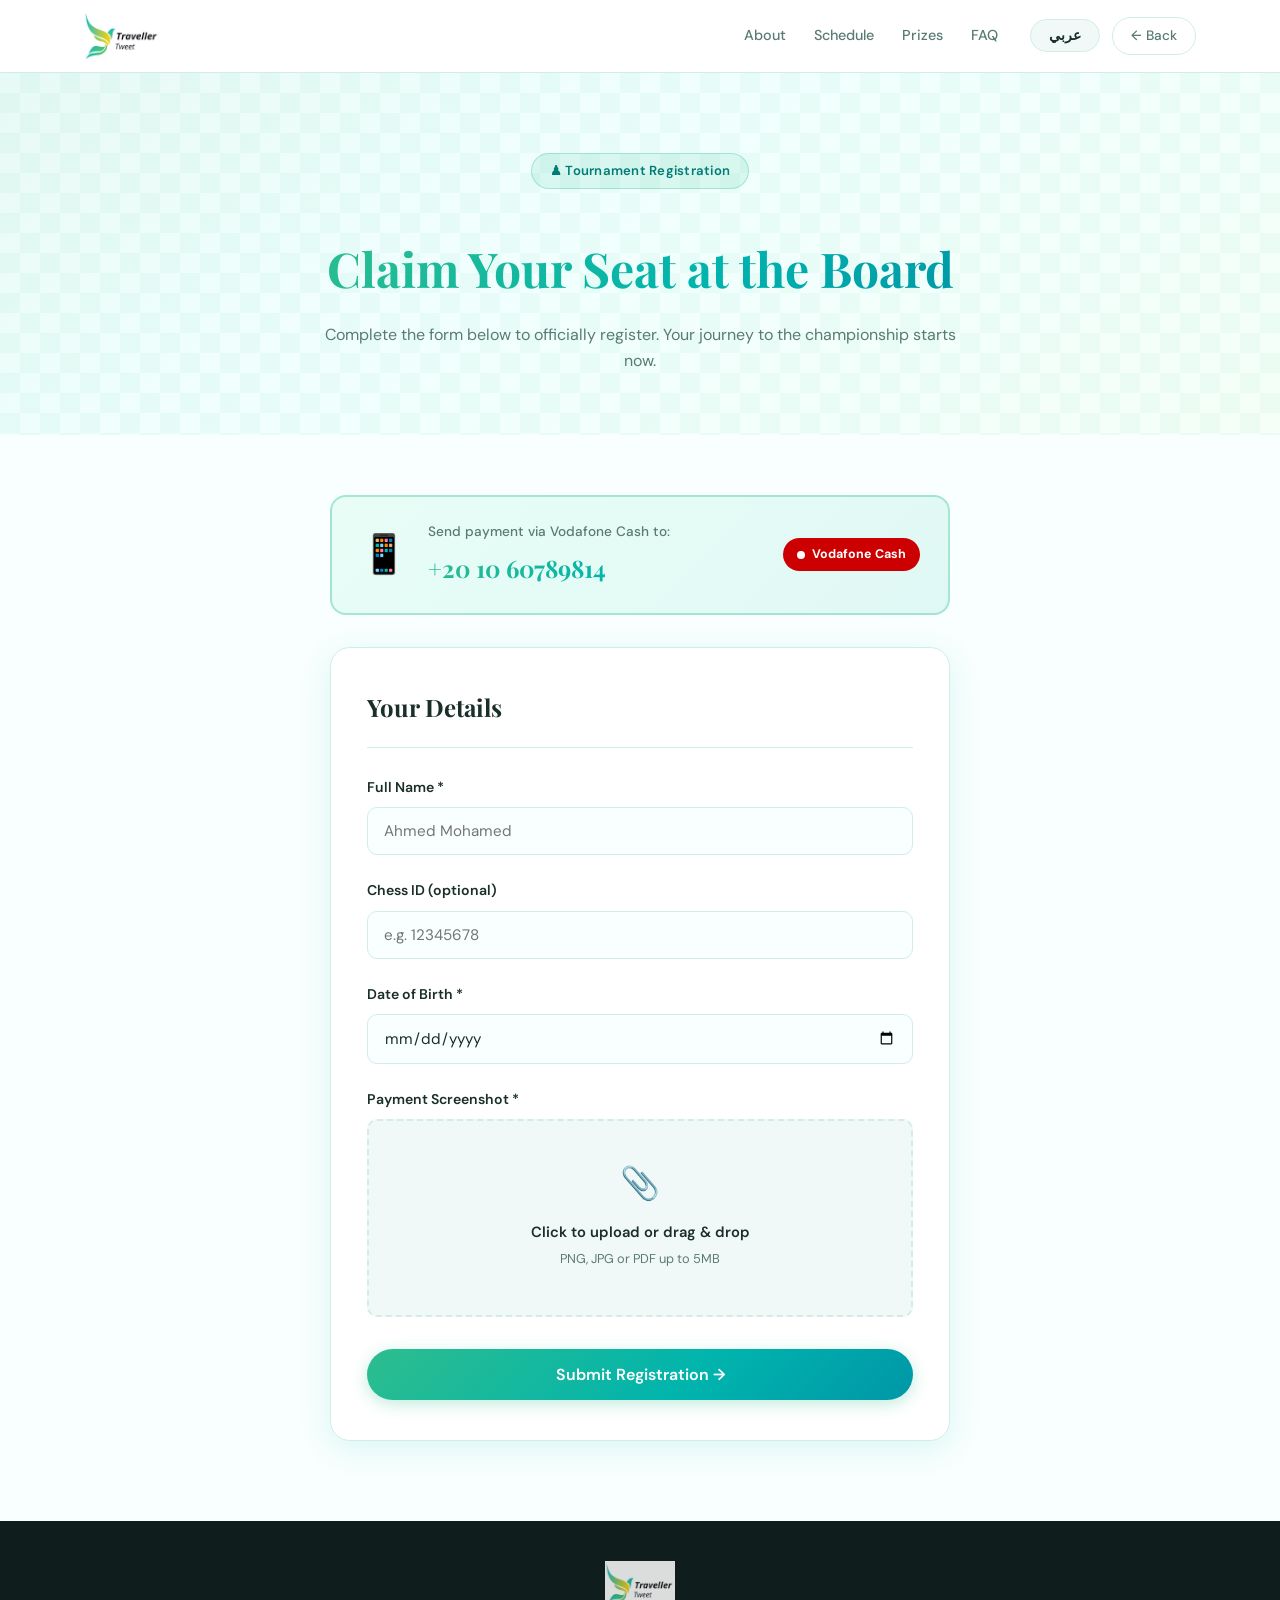
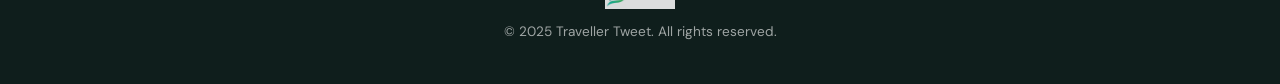
<file: join1.html>
<!DOCTYPE html>
<html lang="en" dir="ltr">
<head>
  <meta charset="UTF-8"/>
  <meta name="viewport" content="width=device-width, initial-scale=1.0"/>
  <title>Join Tournament – Traveller Tweet</title>
  <link rel="stylesheet" href="style.css"/>
  <link href="https://fonts.googleapis.com/css2?family=Playfair+Display:wght@700;900&family=DM+Sans:wght@300;400;500;600&family=Cairo:wght@400;600;700;900&display=swap" rel="stylesheet"/>
</head>
<body class="fade-in join-page">

  <!-- HEADER -->
  <header class="site-header">
    <div class="header-inner">
      <a href="index.html" class="logo-link">
        <img src="header-logo.jpg" alt="Traveller Tweet Logo" class="logo-img"/>
      </a>
      <nav class="main-nav">
        <a href="index.html#about"    data-i18n="about">About</a>
        <a href="index.html#schedule" data-i18n="schedule">Schedule</a>
        <a href="index.html#prizes"   data-i18n="prizes">Prizes</a>
        <a href="index.html#faq"      data-i18n="faq">FAQ</a>
      </nav>
      <div class="header-actions">
        <button class="lang-btn" id="langBtn" onclick="toggleLang()">عربي</button>
        <a href="index.html" class="btn-ghost-sm" data-i18n="back">← Back</a>
      </div>
      <button class="hamburger" id="hamburger" onclick="toggleMenu()">
        <span></span><span></span><span></span>
      </button>
    </div>
    <div class="mobile-menu" id="mobileMenu">
      <a href="index.html#about"    data-i18n="about">About</a>
      <a href="index.html#schedule" data-i18n="schedule">Schedule</a>
      <a href="index.html#prizes"   data-i18n="prizes">Prizes</a>
      <a href="index.html"          data-i18n="backHome">← Home</a>
    </div>
  </header>

  <!-- JOIN HERO -->
  <div class="join-hero">
    <div class="chess-bg-light"></div>
    <div class="join-hero-content">
      <div class="hero-badge" data-i18n="joinBadge">♟ Tournament Registration</div>
      <h1 data-i18n="joinTitle">Claim Your Seat at the Board</h1>
      <p data-i18n="joinSub">Complete the form below to officially register. Your journey to the championship starts now.</p>
    </div>
  </div>

  <!-- FORM SECTION -->
  <section class="form-section">
    <div class="form-container">

      <!-- Payment Box -->
      <div class="payment-box">
        <div class="payment-icon">📱</div>
        <div class="payment-info">
          <p class="payment-label" data-i18n="paymentLabel">Send payment via Vodafone Cash to:</p>
          <p class="payment-number" dir="ltr">+20 10 60789814</p>
        </div>
        <div class="payment-badge">
          <span class="vf-dot"></span>
          <span data-i18n="vodafoneCash">Vodafone Cash</span>
        </div>
      </div>

      <!-- Form -->
      <div class="reg-form" id="regForm">
        <h2 data-i18n="yourDetails">Your Details</h2>

        <div class="form-group">
          <label for="fullName" data-i18n="fullName">Full Name *</label>
          <input type="text" id="fullName" name="fullName"
                 data-i18n-placeholder="namePlaceholder" placeholder="Ahmed Mohamed" required/>
          <span class="err-msg" id="nameErr" data-i18n="nameErr">Full name is required.</span>
        </div>

        <div class="form-group">
          <label for="chessId" data-i18n="chessId">Chess ID (optional)</label>
          <input type="text" id="chessId" name="chessId"
                 data-i18n-placeholder="chessIdPlaceholder" placeholder="e.g. 12345678"/>
        </div>

        <div class="form-group">
          <label for="dob" data-i18n="dob">Date of Birth *</label>
          <input type="date" id="dob" name="dob" required/>
          <span class="err-msg" id="dobErr" data-i18n="dobErr">Date of birth is required.</span>
        </div>

        <div class="form-group">
          <label data-i18n="paymentShot">Payment Screenshot *</label>
          <div class="upload-area" id="uploadArea"
               onclick="document.getElementById('paymentFile').click()">
            <div class="upload-icon">📎</div>
            <p class="upload-text" data-i18n="uploadText">Click to upload or drag & drop</p>
            <p class="upload-sub"  data-i18n="uploadSub">PNG, JPG or PDF up to 5MB</p>
            <p class="file-name"   id="fileName"></p>
          </div>
          <input type="file" id="paymentFile" name="paymentFile" accept="image/*,.pdf"
                 style="display:none" onchange="handleFile(this)"/>
          <span class="err-msg" id="fileErr" data-i18n="fileErr">Payment screenshot is required.</span>
        </div>

        <!-- Submit button shows spinner while uploading -->
        <button class="btn-primary btn-lg btn-submit" id="submitBtn"
                onclick="submitForm(event)" data-i18n="submitBtn">
          Submit Registration →
        </button>

        <!-- Inline status message -->
        <p id="statusMsg" style="display:none; margin-top:1rem; font-weight:600;
           text-align:center; color:var(--green, #2ecc71);"></p>
      </div>

      <!-- Success card -->
      <div class="success-card" id="successCard" style="display:none">
        <div class="success-icon">♟</div>
        <h2 data-i18n="successTitle">You're Registered!</h2>
        <p data-i18n="successMsg">
          We've received your application. You'll be contacted shortly with confirmation details. Good luck!
        </p>
        <a href="index.html" class="btn-primary" data-i18n="backToHome">Back to Home</a>
      </div>

    </div>
  </section>

  <!-- FOOTER -->
  <footer class="site-footer">
    <div class="container footer-inner">
      <img src="header-logo.jpg" alt="Traveller Tweet" class="footer-logo"/>
      <p data-i18n="copyright">© 2025 Traveller Tweet. All rights reserved.</p>
    </div>
  </footer>

  <!-- ═══════════════════════════════════════════════════════════
       MAIN SCRIPTS
  ════════════════════════════════════════════════════════════ -->
  <script type="module" src="script.js"></script>

  <script>
  // ── ① Google Apps Script Web App URL ──────────────────────────
  //     Paste your deployed Web App URL here after setup:
  const GOOGLE_SCRIPT_URL = "https://script.google.com/macros/s/AKfycbzIt6TbDzwwanDDe9_F8pVB0z77VMrA9OJNr5GqAabVyeZns2m6H8DvKAZXdy_1xOa6/exec";

  // ── ② i18n strings ────────────────────────────────────────────
  const i18n = {
    en: {
      about:           "About",
      schedule:        "Schedule",
      prizes:          "Prizes",
      faq:             "FAQ",
      back:            "← Back",
      backHome:        "← Home",
      joinBadge:       "♟ Tournament Registration",
      joinTitle:       "Claim Your Seat at the Board",
      joinSub:         "Complete the form below to officially register. Your journey to the championship starts now.",
      paymentLabel:    "Send payment via Vodafone Cash to:",
      vodafoneCash:    "Vodafone Cash",
      yourDetails:     "Your Details",
      fullName:        "Full Name *",
      namePlaceholder: "Ahmed Mohamed",
      chessId:         "Chess ID (optional)",
      chessIdPlaceholder: "e.g. 12345678",
      dob:             "Date of Birth *",
      paymentShot:     "Payment Screenshot *",
      uploadText:      "Click to upload or drag & drop",
      uploadSub:       "PNG, JPG or PDF up to 5MB",
      submitBtn:       "Submit Registration →",
      nameErr:         "Full name is required.",
      dobErr:          "Date of birth is required.",
      fileErr:         "Payment screenshot is required.",
      successTitle:    "You're Registered!",
      successMsg:      "We've received your application. You'll be contacted shortly with confirmation details. Good luck!",
      backToHome:      "Back to Home",
      copyright:       "© 2025 Traveller Tweet. All rights reserved.",
      sending:         "Sending… please wait",
      errorGeneric:    "Something went wrong. Please try again.",
      successStatus:   "✓ Your registration and screenshot were received successfully!",
    },
    ar: {
      about:           "عن البطولة",
      schedule:        "الجدول",
      prizes:          "الجوائز",
      faq:             "الأسئلة الشائعة",
      back:            "→ رجوع",
      backHome:        "→ الرئيسية",
      joinBadge:       "♟ تسجيل البطولة",
      joinTitle:       "احجز مقعدك على الرقعة",
      joinSub:         "أكمل النموذج التالي للتسجيل الرسمي. رحلتك نحو البطولة تبدأ الآن.",
      paymentLabel:    "أرسل الدفع عبر فودافون كاش إلى:",
      vodafoneCash:    "فودافون كاش",
      yourDetails:     "بياناتك",
      fullName:        "الاسم الكامل *",
      namePlaceholder: "أحمد محمد",
      chessId:         "معرّف الشطرنج (اختياري)",
      chessIdPlaceholder: "مثال: 12345678",
      dob:             "تاريخ الميلاد *",
      paymentShot:     "سكرين شوت الدفع *",
      uploadText:      "انقر للرفع أو اسحب الملف هنا",
      uploadSub:       "PNG أو JPG أو PDF حتى 5 ميجا",
      submitBtn:       "إرسال التسجيل ←",
      nameErr:         "الاسم الكامل مطلوب.",
      dobErr:          "تاريخ الميلاد مطلوب.",
      fileErr:         "سكرين شوت الدفع مطلوب.",
      successTitle:    "تم تسجيلك!",
      successMsg:      "استلمنا طلبك وسكرين شوت الدفع بنجاح. سيتم التواصل معك قريباً. حظاً موفقاً!",
      backToHome:      "العودة للرئيسية",
      copyright:       "© 2025 Traveller Tweet. جميع الحقوق محفوظة.",
      sending:         "جاري الإرسال… يرجى الانتظار",
      errorGeneric:    "حدث خطأ، يرجى المحاولة مرة أخرى.",
      successStatus:   "✓ تم استلام بياناتك وسكرين الشوت بنجاح!",
    }
  };

  let currentLang = localStorage.getItem("lang") || "en";

  function applyLang(lang) {
    currentLang = lang;
    localStorage.setItem("lang", lang);

    const isAr = lang === "ar";
    document.documentElement.lang = lang;
    document.documentElement.dir  = isAr ? "rtl" : "ltr";
    document.body.style.fontFamily = isAr
      ? "'Cairo', sans-serif"
      : "'DM Sans', sans-serif";

    // Text nodes
    document.querySelectorAll("[data-i18n]").forEach(el => {
      const key = el.getAttribute("data-i18n");
      if (i18n[lang][key] !== undefined) el.textContent = i18n[lang][key];
    });

    // Placeholders
    document.querySelectorAll("[data-i18n-placeholder]").forEach(el => {
      const key = el.getAttribute("data-i18n-placeholder");
      if (i18n[lang][key] !== undefined) el.placeholder = i18n[lang][key];
    });

    // Lang button label
    document.getElementById("langBtn").textContent = isAr ? "English" : "عربي";
  }

  function toggleLang() {
    applyLang(currentLang === "en" ? "ar" : "en");
  }

  // Apply on page load
  applyLang(currentLang);


  // ── ③ Drag & Drop ─────────────────────────────────────────────
  const uploadArea = document.getElementById("uploadArea");

  uploadArea.addEventListener("dragover", e => {
    e.preventDefault();
    uploadArea.classList.add("drag-over");
  });
  uploadArea.addEventListener("dragleave", () => {
    uploadArea.classList.remove("drag-over");
  });
  uploadArea.addEventListener("drop", e => {
    e.preventDefault();
    uploadArea.classList.remove("drag-over");
    const file = e.dataTransfer.files[0];
    if (file) {
      document.getElementById("paymentFile").files = e.dataTransfer.files;
      showFileName(file.name);
    }
  });

  function handleFile(input) {
    if (input.files[0]) showFileName(input.files[0].name);
  }

  function showFileName(name) {
    const fn = document.getElementById("fileName");
    fn.textContent = "✓ " + name;
    fn.style.color = "var(--green, #2ecc71)";
    uploadArea.classList.add("has-file");
    document.getElementById("fileErr").style.display = "none";
  }


  // ── ④ Convert file → base64 ───────────────────────────────────
  function fileToBase64(file) {
    return new Promise((resolve, reject) => {
      const reader = new FileReader();
      reader.onload  = () => resolve(reader.result); // full data-URL
      reader.onerror = reject;
      reader.readAsDataURL(file);
    });
  }


  // ── ⑤ Form submission with fetch → Google Apps Script ─────────
  async function submitForm(e) {
    e.preventDefault();

    const nameInput = document.getElementById("fullName");
    const dobInput  = document.getElementById("dob");
    const fileInput = document.getElementById("paymentFile");
    const submitBtn = document.getElementById("submitBtn");
    const statusMsg = document.getElementById("statusMsg");
    const t         = i18n[currentLang];

    // Reset errors
    document.querySelectorAll(".err-msg").forEach(m => m.style.display = "none");
    document.querySelectorAll("input").forEach(i => i.classList.remove("input-err"));
    statusMsg.style.display = "none";

    let valid = true;

    if (!nameInput.value.trim()) {
      nameInput.classList.add("input-err");
      document.getElementById("nameErr").style.display = "block";
      valid = false;
    }
    if (!dobInput.value) {
      dobInput.classList.add("input-err");
      document.getElementById("dobErr").style.display = "block";
      valid = false;
    }
    if (!fileInput.files[0]) {
      document.getElementById("fileErr").style.display = "block";
      valid = false;
    }
    if (!valid) return;

    // ── If no script URL, fall back to local success only ────────
    if (!GOOGLE_SCRIPT_URL) {
      console.warn("GOOGLE_SCRIPT_URL is empty – showing success without saving.");
      showSuccess();
      return;
    }

    // ── Disable button & show loading state ───────────────────────
    submitBtn.disabled = true;
    submitBtn.textContent = t.sending;

    try {
      // Convert screenshot to base64
      const file         = fileInput.files[0];
      const base64String = await fileToBase64(file);

      const payload = {
        fullName:   nameInput.value.trim(),
        chessId:    document.getElementById("chessId").value.trim(),
        dob:        dobInput.value,
        fileBase64: base64String,          // full data-URL; GAS strips prefix
        fileName:   file.name,
        mimeType:   file.type || "image/jpeg",
      };

      const response = await fetch(GOOGLE_SCRIPT_URL, {
        method:  "POST",
        // Google Apps Script requires text/plain for no-CORS cross-origin POST
        headers: { "Content-Type": "text/plain;charset=utf-8" },
        body:    JSON.stringify(payload),
      });

      const result = await response.json();

      if (result.success) {
        showSuccess();
      } else {
        throw new Error(result.message || t.errorGeneric);
      }

    } catch (err) {
      console.error("Submission error:", err);
      statusMsg.textContent    = i18n[currentLang].errorGeneric;
      statusMsg.style.color    = "#e74c3c";
      statusMsg.style.display  = "block";
      submitBtn.disabled       = false;
      submitBtn.textContent    = i18n[currentLang].submitBtn;
    }
  }

  function showSuccess() {
    document.getElementById("regForm").style.display     = "none";
    document.getElementById("successCard").style.display = "flex";

    // Re-apply translations to success card in case lang is Arabic
    applyLang(currentLang);

    window.scrollTo({ top: 0, behavior: "smooth" });
  }
  </script>
</body>
</html>
</file>
<file: style.css>
/* ===================================================
   TRAVELLER TWEET – CHESS TOURNAMENT
   style.css
=================================================== */

/* ---- VARIABLES ---- */
:root {
  --green:       #2DBD8E;
  --teal:        #00B4AD;
  --yellow:      #D4E24A;
  --dark-teal:   #007B75;
  --grad:        linear-gradient(135deg, #2DBD8E 0%, #00B4AD 60%, #0097A7 100%);
  --grad-hero:   linear-gradient(145deg, #e8faf5 0%, #f0fffe 40%, #f5fff8 100%);
  --bg:          #f8fffe;
  --bg-alt:      #f0f9f7;
  --text:        #1a2e2a;
  --text-muted:  #5a7a74;
  --border:      #d0ede8;
  --white:       #ffffff;
  --shadow:      0 8px 32px rgba(0, 180, 173, 0.12);
  --shadow-lg:   0 20px 60px rgba(0, 180, 173, 0.18);
  --radius:      16px;
  --radius-sm:   10px;
  --font-display: 'Playfair Display', Georgia, serif;
  --font-body:    'DM Sans', sans-serif;
  --font-arabic:  'Cairo', 'DM Sans', sans-serif;
}

/* ---- RESET ---- */
*, *::before, *::after { box-sizing: border-box; margin: 0; padding: 0; }
html { scroll-behavior: smooth; }
body {
  font-family: var(--font-body);
  background: var(--bg);
  color: var(--text);
  line-height: 1.65;
  overflow-x: hidden;
}
[lang="ar"] body, body.rtl { font-family: var(--font-arabic); }
img { max-width: 100%; display: block; }
a { text-decoration: none; color: inherit; }

/* ---- FADE IN ---- */
.fade-in { animation: fadeIn 0.7s ease both; }
@keyframes fadeIn {
  from { opacity: 0; transform: translateY(18px); }
  to   { opacity: 1; transform: translateY(0); }
}

/* ---- CONTAINER ---- */
.container {
  max-width: 1160px;
  margin: 0 auto;
  padding: 0 24px;
}

/* ---- CHESS BACKGROUND ---- */
.chess-bg, .chess-bg-light {
  position: absolute;
  inset: 0;
  pointer-events: none;
  z-index: 0;
}
.chess-bg {
  background-image:
    repeating-conic-gradient(rgba(45,189,142,0.04) 0% 25%, transparent 0% 50%);
  background-size: 60px 60px;
}
.chess-bg-light {
  background-image:
    repeating-conic-gradient(rgba(45,189,142,0.05) 0% 25%, transparent 0% 50%);
  background-size: 40px 40px;
}

/* ===================================================
   HEADER
=================================================== */
.site-header {
  position: sticky;
  top: 0;
  z-index: 100;
  background: rgba(255,255,255,0.92);
  backdrop-filter: blur(16px);
  border-bottom: 1px solid var(--border);
  transition: box-shadow 0.3s;
}
.site-header.scrolled { box-shadow: var(--shadow); }

.header-inner {
  max-width: 1160px;
  margin: 0 auto;
  padding: 0 24px;
  height: 72px;
  display: flex;
  align-items: center;
  gap: 32px;
}

.logo-link { display: flex; align-items: center; flex-shrink: 0; }
.logo-img { height: 52px; width: auto; object-fit: contain; }

.main-nav {
  display: flex;
  gap: 28px;
  margin-left: auto;
}
.main-nav a {
  font-size: 0.9rem;
  font-weight: 500;
  color: var(--text-muted);
  transition: color 0.2s;
  position: relative;
}
.main-nav a::after {
  content: '';
  position: absolute;
  bottom: -4px; left: 0;
  width: 0; height: 2px;
  background: var(--grad);
  border-radius: 2px;
  transition: width 0.25s;
}
.main-nav a:hover { color: var(--green); }
.main-nav a:hover::after { width: 100%; }

.header-actions { display: flex; align-items: center; gap: 12px; }

/* Lang Button */
.lang-btn {
  background: var(--bg-alt);
  border: 1.5px solid var(--border);
  color: var(--text);
  padding: 7px 18px;
  border-radius: 40px;
  font-size: 0.85rem;
  font-weight: 600;
  cursor: pointer;
  transition: all 0.25s;
  font-family: inherit;
}
.lang-btn:hover {
  background: var(--grad);
  color: #fff;
  border-color: transparent;
}

/* Primary Button */
.btn-primary {
  display: inline-flex;
  align-items: center;
  gap: 6px;
  background: var(--grad);
  color: #fff;
  padding: 10px 24px;
  border-radius: 40px;
  font-weight: 600;
  font-size: 0.9rem;
  border: none;
  cursor: pointer;
  transition: transform 0.22s, box-shadow 0.22s, opacity 0.22s;
  box-shadow: 0 4px 16px rgba(45,189,142,0.3);
  font-family: inherit;
  white-space: nowrap;
}
.btn-primary:hover {
  transform: translateY(-2px);
  box-shadow: 0 8px 28px rgba(45,189,142,0.4);
}
.btn-primary.btn-lg {
  padding: 15px 36px;
  font-size: 1rem;
  border-radius: 50px;
}
.btn-primary.btn-submit {
  width: 100%;
  justify-content: center;
  margin-top: 8px;
  font-size: 1rem;
}

/* Ghost Button */
.btn-ghost {
  display: inline-flex;
  align-items: center;
  padding: 12px 28px;
  border-radius: 50px;
  border: 2px solid var(--border);
  color: var(--text-muted);
  font-weight: 500;
  font-size: 0.95rem;
  transition: all 0.22s;
}
.btn-ghost:hover { border-color: var(--green); color: var(--green); }

.btn-ghost-sm {
  padding: 7px 18px;
  border-radius: 40px;
  border: 1.5px solid var(--border);
  color: var(--text-muted);
  font-size: 0.85rem;
  font-weight: 500;
  transition: all 0.22s;
}
.btn-ghost-sm:hover { border-color: var(--green); color: var(--green); }

/* Hamburger */
.hamburger {
  display: none;
  flex-direction: column;
  gap: 5px;
  background: none;
  border: none;
  cursor: pointer;
  padding: 6px;
  margin-left: auto;
}
.hamburger span {
  display: block;
  width: 24px; height: 2.5px;
  background: var(--text);
  border-radius: 2px;
  transition: all 0.3s;
}

/* Mobile Menu */
.mobile-menu {
  display: none;
  flex-direction: column;
  gap: 0;
  background: #fff;
  border-top: 1px solid var(--border);
  padding: 8px 0 16px;
}
.mobile-menu a {
  padding: 12px 24px;
  font-weight: 500;
  color: var(--text-muted);
  transition: color 0.2s;
}
.mobile-menu a:hover { color: var(--green); }
.mobile-menu .mobile-cta {
  margin: 12px 24px 0;
  text-align: center;
  justify-content: center;
}
.mobile-menu.open { display: flex; }

/* ===================================================
   HERO
=================================================== */
.hero {
  position: relative;
  min-height: calc(100vh - 72px);
  display: grid;
  grid-template-columns: 1fr 1fr;
  align-items: center;
  gap: 48px;
  padding: 80px 60px 80px;
  background: var(--grad-hero);
  overflow: hidden;
}

.hero-content { position: relative; z-index: 1; }

.hero-badge {
  display: inline-block;
  background: rgba(45,189,142,0.12);
  color: var(--dark-teal);
  border: 1.5px solid rgba(45,189,142,0.3);
  padding: 6px 18px;
  border-radius: 40px;
  font-size: 0.82rem;
  font-weight: 600;
  letter-spacing: 0.02em;
  margin-bottom: 24px;
  animation: fadeIn 0.6s ease 0.1s both;
}

.hero-title {
  font-family: var(--font-display);
  font-size: clamp(2.4rem, 5vw, 4rem);
  line-height: 1.12;
  margin-bottom: 24px;
  animation: fadeIn 0.6s ease 0.2s both;
}
.gradient-text {
  background: var(--grad);
  -webkit-background-clip: text;
  -webkit-text-fill-color: transparent;
  background-clip: text;
}
.hero-accent {
  color: var(--text);
  font-style: italic;
}

.hero-sub {
  font-size: 1.05rem;
  color: var(--text-muted);
  max-width: 480px;
  margin-bottom: 36px;
  animation: fadeIn 0.6s ease 0.3s both;
}

.hero-btns {
  display: flex;
  gap: 16px;
  flex-wrap: wrap;
  margin-bottom: 52px;
  animation: fadeIn 0.6s ease 0.4s both;
}

.hero-stats {
  display: flex;
  align-items: center;
  gap: 28px;
  animation: fadeIn 0.6s ease 0.5s both;
}
.stat { display: flex; flex-direction: column; }
.stat-num {
  font-family: var(--font-display);
  font-size: 1.7rem;
  font-weight: 700;
  background: var(--grad);
  -webkit-background-clip: text;
  -webkit-text-fill-color: transparent;
  background-clip: text;
}
.stat-lbl { font-size: 0.78rem; color: var(--text-muted); font-weight: 500; }
.stat-div { width: 1px; height: 36px; background: var(--border); }

/* Hero Board */
.hero-board {
  position: relative;
  z-index: 1;
  display: flex;
  justify-content: center;
  align-items: center;
  animation: fadeIn 0.8s ease 0.3s both;
}
.board-wrap { position: relative; }

.mini-board {
  width: 340px; height: 340px;
  display: grid;
  grid-template-columns: repeat(8, 1fr);
  grid-template-rows: repeat(8, 1fr);
  border-radius: 16px;
  overflow: hidden;
  box-shadow: var(--shadow-lg);
  border: 4px solid rgba(45,189,142,0.2);
}

.piece-float {
  position: absolute;
  font-size: 2.8rem;
  filter: drop-shadow(0 4px 12px rgba(45,189,142,0.4));
  animation: floatPiece 4s ease-in-out infinite;
  user-select: none;
}
.piece-1 { top: -24px; right: -16px; animation-delay: 0s; color: var(--green); }
.piece-2 { bottom: -20px; left: -24px; animation-delay: 1.3s; color: var(--teal); }
.piece-3 { bottom: 40px; right: -28px; animation-delay: 0.7s; color: var(--dark-teal); }

@keyframes floatPiece {
  0%, 100% { transform: translateY(0) rotate(0deg); }
  50%       { transform: translateY(-12px) rotate(5deg); }
}

/* ===================================================
   SECTIONS
=================================================== */
.section { padding: 96px 24px; }
.alt-bg { background: var(--bg-alt); }

.section-label {
  display: inline-block;
  background: rgba(45,189,142,0.1);
  color: var(--green);
  padding: 5px 16px;
  border-radius: 40px;
  font-size: 0.78rem;
  font-weight: 700;
  letter-spacing: 0.08em;
  text-transform: uppercase;
  margin-bottom: 16px;
}

.section h2 {
  font-family: var(--font-display);
  font-size: clamp(1.8rem, 3.5vw, 2.8rem);
  line-height: 1.2;
  margin-bottom: 56px;
}

/* ===================================================
   ABOUT
=================================================== */
.about-grid {
  display: grid;
  grid-template-columns: repeat(3, 1fr);
  gap: 28px;
}
.about-card {
  background: var(--white);
  border: 1px solid var(--border);
  border-radius: var(--radius);
  padding: 40px 32px;
  transition: transform 0.25s, box-shadow 0.25s;
  position: relative;
  overflow: hidden;
}
.about-card::before {
  content: '';
  position: absolute;
  top: 0; left: 0; right: 0;
  height: 3px;
  background: var(--grad);
  transform: scaleX(0);
  transform-origin: left;
  transition: transform 0.35s;
}
.about-card:hover { transform: translateY(-6px); box-shadow: var(--shadow-lg); }
.about-card:hover::before { transform: scaleX(1); }
.about-icon { font-size: 2.4rem; margin-bottom: 20px; }
.about-card h3 { font-size: 1.15rem; font-weight: 700; margin-bottom: 12px; }
.about-card p { color: var(--text-muted); font-size: 0.92rem; line-height: 1.7; }

/* ===================================================
   TIMELINE
=================================================== */
.timeline {
  position: relative;
  max-width: 680px;
  margin: 0 auto;
}
.timeline::before {
  content: '';
  position: absolute;
  left: 80px;
  top: 0; bottom: 0;
  width: 2px;
  background: linear-gradient(to bottom, var(--green), var(--teal));
}
[dir="rtl"] .timeline::before { left: auto; right: 80px; }

.timeline-item {
  display: flex;
  align-items: flex-start;
  gap: 28px;
  margin-bottom: 48px;
  position: relative;
}
.t-date {
  width: 80px;
  flex-shrink: 0;
  font-size: 0.78rem;
  font-weight: 700;
  color: var(--green);
  text-align: right;
  padding-top: 4px;
  text-transform: uppercase;
  letter-spacing: 0.04em;
}
[dir="rtl"] .t-date { text-align: left; }
.t-dot {
  width: 16px; height: 16px;
  border-radius: 50%;
  background: var(--grad);
  flex-shrink: 0;
  margin-top: 4px;
  box-shadow: 0 0 0 4px rgba(45,189,142,0.18);
  position: relative;
  z-index: 1;
}
.t-info h4 { font-size: 1rem; font-weight: 700; margin-bottom: 6px; }
.t-info p { color: var(--text-muted); font-size: 0.9rem; }

/* ===================================================
   PRIZES
=================================================== */
.prizes-grid {
  display: flex;
  justify-content: center;
  align-items: flex-end;
  gap: 24px;
  flex-wrap: wrap;
}
.prize-card {
  background: var(--white);
  border: 1px solid var(--border);
  border-radius: 20px;
  padding: 40px 32px;
  text-align: center;
  min-width: 220px;
  position: relative;
  transition: transform 0.25s, box-shadow 0.25s;
}
.prize-card:hover { transform: translateY(-8px); box-shadow: var(--shadow-lg); }
.prize-card.gold {
  background: linear-gradient(160deg, #fffef0 0%, #fff8d4 100%);
  border-color: #f0d060;
  transform: scale(1.08);
  box-shadow: 0 12px 40px rgba(240,208,96,0.25);
}
.prize-card.gold:hover { transform: scale(1.08) translateY(-8px); }
.prize-crown {
  position: absolute;
  top: -20px; left: 50%;
  transform: translateX(-50%);
  font-size: 2rem;
}
.prize-rank {
  font-family: var(--font-display);
  font-size: 0.85rem;
  color: var(--text-muted);
  margin-bottom: 12px;
  font-weight: 700;
}
.prize-icon { font-size: 3rem; margin-bottom: 14px; }
.prize-name { font-weight: 700; font-size: 1.05rem; margin-bottom: 12px; }
.prize-amt {
  font-family: var(--font-display);
  font-size: 2rem;
  font-weight: 900;
  background: var(--grad);
  -webkit-background-clip: text;
  -webkit-text-fill-color: transparent;
  background-clip: text;
  margin-bottom: 10px;
}
.prize-card p { color: var(--text-muted); font-size: 0.83rem; }

/* ===================================================
   FAQ
=================================================== */
.faq-container { max-width: 720px; }
.faq-list { display: flex; flex-direction: column; gap: 12px; }
.faq-item { background: var(--white); border: 1px solid var(--border); border-radius: var(--radius-sm); overflow: hidden; }
.faq-q {
  width: 100%;
  display: flex;
  justify-content: space-between;
  align-items: center;
  padding: 20px 24px;
  background: none;
  border: none;
  cursor: pointer;
  font-family: inherit;
  font-size: 0.95rem;
  font-weight: 600;
  color: var(--text);
  text-align: left;
  gap: 16px;
}
[dir="rtl"] .faq-q { text-align: right; }
.faq-arrow { font-size: 1rem; color: var(--green); transition: transform 0.3s; flex-shrink: 0; }
.faq-item.open .faq-arrow { transform: rotate(180deg); }
.faq-a {
  max-height: 0;
  overflow: hidden;
  padding: 0 24px;
  color: var(--text-muted);
  font-size: 0.9rem;
  line-height: 1.75;
  transition: max-height 0.4s ease, padding 0.4s ease;
}
.faq-item.open .faq-a { max-height: 200px; padding: 0 24px 20px; }

/* ===================================================
   CTA BANNER
=================================================== */
.cta-banner {
  background: var(--grad);
  padding: 80px 24px;
  text-align: center;
  position: relative;
  overflow: hidden;
}
.cta-banner::before {
  content: '';
  position: absolute;
  inset: 0;
  background-image: repeating-conic-gradient(rgba(255,255,255,0.04) 0% 25%, transparent 0% 50%);
  background-size: 40px 40px;
}
.cta-inner { position: relative; z-index: 1; }
.cta-chess-piece {
  font-size: 3.5rem;
  margin-bottom: 20px;
  display: block;
  animation: floatPiece 3.5s ease-in-out infinite;
}
.cta-banner h2 {
  font-family: var(--font-display);
  font-size: clamp(1.6rem, 3.5vw, 2.4rem);
  color: #fff;
  margin-bottom: 32px;
}
.cta-banner .btn-primary {
  background: #fff;
  color: var(--dark-teal);
  box-shadow: 0 8px 32px rgba(0,0,0,0.15);
}
.cta-banner .btn-primary:hover {
  background: #f0fff9;
  box-shadow: 0 12px 40px rgba(0,0,0,0.2);
}

/* ===================================================
   FOOTER
=================================================== */
.site-footer {
  background: #0f1e1c;
  color: rgba(255,255,255,0.6);
  padding: 40px 24px;
}
.footer-inner {
  display: flex;
  flex-direction: column;
  align-items: center;
  gap: 12px;
  text-align: center;
}
.footer-logo { height: 48px; width: auto; opacity: 0.85; }
.footer-inner p { font-size: 0.85rem; }
.footer-contact a { color: var(--green); }
.footer-contact a:hover { text-decoration: underline; }

/* ===================================================
   JOIN PAGE
=================================================== */
.join-page { background: var(--bg); }

.join-hero {
  position: relative;
  padding: 80px 24px 60px;
  background: var(--grad-hero);
  text-align: center;
  overflow: hidden;
}
.join-hero-content { position: relative; z-index: 1; max-width: 640px; margin: 0 auto; }
.join-hero h1 {
  font-family: var(--font-display);
  font-size: clamp(1.9rem, 4vw, 3rem);
  margin: 16px 0 14px;
  background: var(--grad);
  -webkit-background-clip: text;
  -webkit-text-fill-color: transparent;
  background-clip: text;
}
.join-hero p { color: var(--text-muted); font-size: 1rem; }

/* Form Section */
.form-section { padding: 60px 24px 80px; }
.form-container { max-width: 620px; margin: 0 auto; display: flex; flex-direction: column; gap: 32px; }

/* Payment Box */
.payment-box {
  background: linear-gradient(135deg, #e8fdf6 0%, #e0f8f5 100%);
  border: 2px solid rgba(45,189,142,0.35);
  border-radius: var(--radius);
  padding: 24px 28px;
  display: flex;
  align-items: center;
  gap: 20px;
  flex-wrap: wrap;
}
.payment-icon { font-size: 2.4rem; flex-shrink: 0; }
.payment-info { flex: 1; }
.payment-label { font-size: 0.85rem; color: var(--text-muted); margin-bottom: 6px; font-weight: 500; }
.payment-number {
  font-family: var(--font-display);
  font-size: 1.5rem;
  font-weight: 700;
  background: var(--grad);
  -webkit-background-clip: text;
  -webkit-text-fill-color: transparent;
  background-clip: text;
  direction: ltr; /* always LTR for phone number */
}
.payment-badge {
  display: flex;
  align-items: center;
  gap: 7px;
  background: #cc0000;
  color: #fff;
  padding: 6px 14px;
  border-radius: 40px;
  font-size: 0.78rem;
  font-weight: 700;
}
.vf-dot {
  width: 8px; height: 8px;
  background: #fff;
  border-radius: 50%;
  display: inline-block;
}

/* Form Card */
.reg-form {
  background: var(--white);
  border: 1px solid var(--border);
  border-radius: 20px;
  padding: 40px 36px;
  box-shadow: var(--shadow);
}
.reg-form h2 {
  font-family: var(--font-display);
  font-size: 1.5rem;
  margin-bottom: 28px;
  padding-bottom: 20px;
  border-bottom: 1px solid var(--border);
}

.form-group { margin-bottom: 24px; }
.form-group label {
  display: block;
  font-size: 0.88rem;
  font-weight: 600;
  margin-bottom: 8px;
  color: var(--text);
}
.form-group input[type="text"],
.form-group input[type="date"] {
  width: 100%;
  padding: 13px 16px;
  border: 1.5px solid var(--border);
  border-radius: var(--radius-sm);
  font-size: 0.95rem;
  font-family: inherit;
  background: var(--bg);
  color: var(--text);
  outline: none;
  transition: border-color 0.2s, box-shadow 0.2s;
}
.form-group input:focus {
  border-color: var(--green);
  box-shadow: 0 0 0 3px rgba(45,189,142,0.15);
}
.form-group input.input-err { border-color: #e05252; }

/* Upload */
.upload-area {
  border: 2px dashed var(--border);
  border-radius: var(--radius-sm);
  padding: 36px 24px;
  text-align: center;
  cursor: pointer;
  transition: all 0.25s;
  background: var(--bg-alt);
}
.upload-area:hover, .upload-area.drag-over {
  border-color: var(--green);
  background: rgba(45,189,142,0.05);
}
.upload-area.has-file { border-color: var(--green); border-style: solid; }
.upload-icon { font-size: 2rem; margin-bottom: 10px; }
.upload-text { font-weight: 600; font-size: 0.92rem; margin-bottom: 4px; }
.upload-sub { font-size: 0.8rem; color: var(--text-muted); }
.file-name { margin-top: 10px; font-size: 0.85rem; font-weight: 600; }

/* Error Message */
.err-msg {
  display: none;
  color: #e05252;
  font-size: 0.8rem;
  margin-top: 6px;
}
#fileErr { margin-top: 8px; }

/* Success Card */
.success-card {
  background: var(--white);
  border: 1px solid rgba(45,189,142,0.3);
  border-radius: 20px;
  padding: 60px 40px;
  text-align: center;
  flex-direction: column;
  align-items: center;
  gap: 16px;
  box-shadow: var(--shadow);
  animation: fadeIn 0.5s ease;
}
.success-icon {
  font-size: 4rem;
  background: var(--grad);
  -webkit-background-clip: text;
  -webkit-text-fill-color: transparent;
  background-clip: text;
  margin-bottom: 8px;
}
.success-card h2 {
  font-family: var(--font-display);
  font-size: 2rem;
}
.success-card p {
  color: var(--text-muted);
  max-width: 420px;
  line-height: 1.75;
}

/* ===================================================
   RTL SUPPORT
=================================================== */
[dir="rtl"] .hero { direction: rtl; }
[dir="rtl"] .timeline::before { left: auto; right: 80px; }
[dir="rtl"] .t-date { text-align: left; }
[dir="rtl"] .hero-badge { font-family: var(--font-arabic); }
[dir="rtl"] .hero-title { font-family: var(--font-arabic); font-weight: 900; }
[dir="rtl"] .hero-sub { font-family: var(--font-arabic); }
[dir="rtl"] .section h2 { font-family: var(--font-arabic); }
[dir="rtl"] .cta-banner h2 { font-family: var(--font-arabic); }
[dir="rtl"] .reg-form h2 { font-family: var(--font-arabic); }
[dir="rtl"] .join-hero h1 { font-family: var(--font-arabic); }

/* ===================================================
   RESPONSIVE
=================================================== */
@media (max-width: 900px) {
  .hero {
    grid-template-columns: 1fr;
    padding: 60px 28px;
    text-align: center;
  }
  .hero-sub { margin: 0 auto 32px; }
  .hero-btns { justify-content: center; }
  .hero-stats { justify-content: center; }
  .hero-board { display: none; }
  .about-grid { grid-template-columns: 1fr; gap: 20px; }
  .main-nav { display: none; }
  .header-actions .btn-primary { display: none; }
  .hamburger { display: flex; }
}

@media (max-width: 600px) {
  .section { padding: 64px 20px; }
  .prizes-grid { flex-direction: column; align-items: center; }
  .prize-card.gold { transform: none; }
  .prize-card.gold:hover { transform: translateY(-8px); }
  .reg-form { padding: 28px 20px; }
  .payment-box { flex-direction: column; text-align: center; }
  .timeline::before { left: 20px; }
  [dir="rtl"] .timeline::before { left: auto; right: 20px; }
  .t-date { width: 20px; font-size: 0; }
  .t-date::after { content: '•'; font-size: 0.7rem; }
}
</file>
